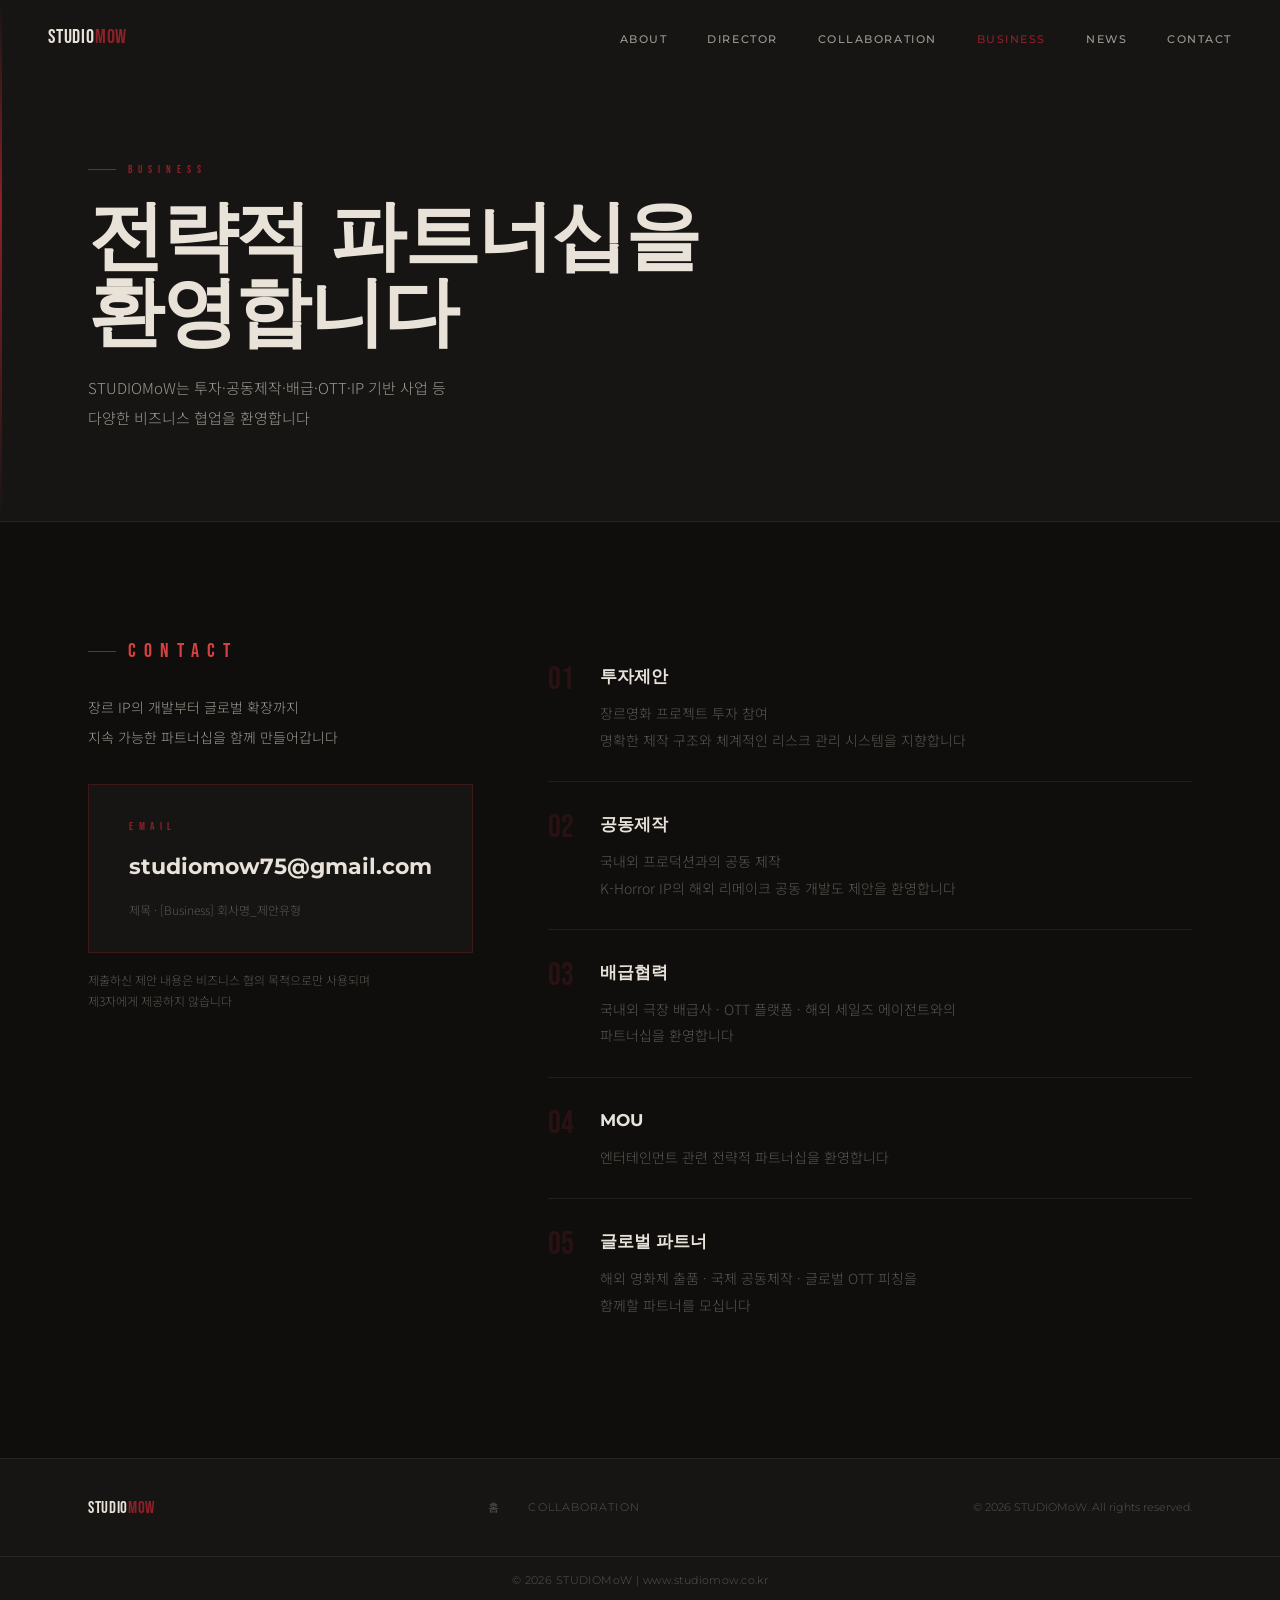
<file: business.html>
<!DOCTYPE html>
<html lang="ko">
<head>
  <meta charset="UTF-8">
  <meta name="viewport" content="width=device-width,initial-scale=1.0">
  <title>Business | STUDIOMoW</title>
  <link rel="preconnect" href="https://fonts.googleapis.com">
  <link href="https://fonts.googleapis.com/css2?family=Bebas+Neue&family=Noto+Serif+KR:wght@300;400;700&family=Noto+Sans+KR:wght@300;400;500;700&family=Montserrat:wght@300;400;600;700;900&display=swap" rel="stylesheet">
  <link rel="stylesheet" href="css/main.css">
  <style>
    .biz-list-item{display:flex;align-items:flex-start;padding:28px 0;border-bottom:1px solid var(--border);transition:padding-left 0.25s}
    .biz-list-item:hover{padding-left:8px}
    .biz-list-num{font-family:var(--font-display);font-size:32px;color:rgba(142,32,40,0.22);transition:color 0.25s;line-height:1;flex-shrink:0;min-width:52px;padding-top:2px}
    .biz-list-item:hover .biz-list-num{color:var(--red)}
    .biz-list-title{font-family:var(--font-heading);font-size:17px;font-weight:700;color:var(--text);margin-bottom:8px}
    .biz-list-desc{font-size:14px;color:var(--text-mute);line-height:1.9}
    .email-cta{display:inline-flex;flex-direction:column;align-items:flex-start;gap:12px;padding:32px 40px;border:1px solid var(--border-red);text-decoration:none;transition:background 0.3s;background:var(--surface1)}
    .email-cta:hover{background:rgba(142,32,40,0.08)}
    .email-cta-label{font-family:var(--font-display);font-size:11px;letter-spacing:0.5em;color:var(--red)}
    .email-cta-addr{font-family:var(--font-heading);font-size:clamp(16px,2vw,22px);font-weight:700;color:var(--text)}
    .email-cta-hint{font-size:12px;color:var(--text-mute)}
    @media(max-width:1024px){.biz-2col{grid-template-columns:1fr!important}}
  </style>
</head>
<body>
<nav class="nav scrolled" id="nav">
  <div class="nav-inner">
    <a href="index.html" class="nav-logo"><span class="logo-studio">STUDIO</span><span class="logo-mow">MoW</span></a>
    <button class="nav-toggle" id="navToggle"><span></span><span></span><span></span></button>
    <ul class="nav-menu" id="navMenu">
      <li><a href="index.html#about">About</a></li>
      <li><a href="index.html#director">Director</a></li>
      <li><a href="index.html#collaboration">Collaboration</a></li>
      <li><a href="index.html#business" style="color:var(--red)">Business</a></li>
      <li><a href="index.html#news">News</a></li>
      <li><a href="index.html#contact">Contact</a></li>
    </ul>
  </div>
</nav>

<section class="page-hero">
  <div class="container">
    <div class="page-hero-tag">BUSINESS</div>
    <h1 class="page-hero-title">전략적 파트너십을<br>환영합니다</h1>
    <p class="page-hero-desc">
      <span class="pc-only">STUDIOMoW는 투자·공동제작·배급·OTT·IP 기반 사업 등<br>다양한 비즈니스 협업을 환영합니다</span><span class="mob-only">STUDIOMoW는<br>투자·공동제작·배급·OTT 등<br>다양한 비즈니스 협업을 환영합니다</span>
    </p>
  </div>
</section>

<section style="padding:var(--section-pad) 0;background:var(--bg);">
  <div class="container">
    <div style="display:grid;grid-template-columns:380px 1fr;gap:80px;align-items:start;" class="biz-2col">
      <div>
        <div class="section-tag" style="margin-bottom:24px;">CONTACT</div>
        <p style="font-size:14px;color:var(--text-sub);line-height:2.1;margin-bottom:32px;">
          <span class="pc-only">장르 IP의 개발부터 글로벌 확장까지<br>지속 가능한 파트너십을 함께 만들어갑니다</span><span class="mob-only">장르 IP의 개발부터 글로벌 확장까지<br>지속 가능한 파트너십을 함께 만들어갑니다</span></p>
        <a href="mailto:studiomow75@gmail.com?subject=[Business] 회사명_제안유형" class="email-cta">
          <span class="email-cta-label">EMAIL</span>
          <span class="email-cta-addr">studiomow75@gmail.com</span>
          <span class="email-cta-hint">제목 · [Business] 회사명_제안유형</span>
        </a>
        <p style="margin-top:16px;font-size:12px;color:var(--text-mute);line-height:1.8;">
          제출하신 제안 내용은 비즈니스 협의 목적으로만 사용되며<br>
          제3자에게 제공하지 않습니다
        </p>
      </div>

      <div>
        <div class="biz-list">
          <div class="biz-list-item">
            <div class="biz-list-num">01</div>
            <div>
              <div class="biz-list-title">투자제안</div>
              <div class="biz-list-desc">장르영화 프로젝트 투자 참여<br>명확한 제작 구조와 체계적인 리스크 관리 시스템을 지향합니다</div>
            </div>
          </div>
          <div class="biz-list-item">
            <div class="biz-list-num">02</div>
            <div>
              <div class="biz-list-title">공동제작</div>
              <div class="biz-list-desc">국내외 프로덕션과의 공동 제작<br>K-Horror IP의 해외 리메이크 공동 개발도 제안을 환영합니다</div>
            </div>
          </div>
          <div class="biz-list-item">
            <div class="biz-list-num">03</div>
            <div>
              <div class="biz-list-title">배급협력</div>
              <div class="biz-list-desc">국내외 극장 배급사 · OTT 플랫폼 · 해외 세일즈 에이전트와의<br>파트너십을 환영합니다</div>
            </div>
          </div>
          <div class="biz-list-item">
            <div class="biz-list-num">04</div>
            <div>
              <div class="biz-list-title">MOU</div>
              <div class="biz-list-desc"><span class="pc-only">엔터테인먼트 관련 전략적 파트너십을 환영합니다</span><span class="mob-only">엔터테인먼트 관련<br>전략적 파트너십을 환영합니다</span></div>
            </div>
          </div>
          <div class="biz-list-item" style="border-bottom:none;">
            <div class="biz-list-num">05</div>
            <div>
              <div class="biz-list-title">글로벌 파트너</div>
              <div class="biz-list-desc">해외 영화제 출품 · 국제 공동제작 · 글로벌 OTT 피칭을<br>함께할 파트너를 모십니다</div>
            </div>
          </div>
        </div>
      </div>
    </div>
  </div>
</section>

<footer class="footer">
  <div class="container">
    <div class="footer-inner">
      <div class="footer-logo"><span class="logo-studio">STUDIO</span><span class="logo-mow">MoW</span></div>
      <div class="footer-links"><a href="index.html">홈</a><a href="index.html#collaboration">Collaboration</a></div>
      <div class="footer-copy">© 2026 STUDIOMoW. All rights reserved.</div>
    </div>
  </div>
  <div class="footer-legal">© 2026 STUDIOMoW | www.studiomow.co.kr</div>
</footer>
<script src="js/main.js"></script>
</body>
</html>
</file>
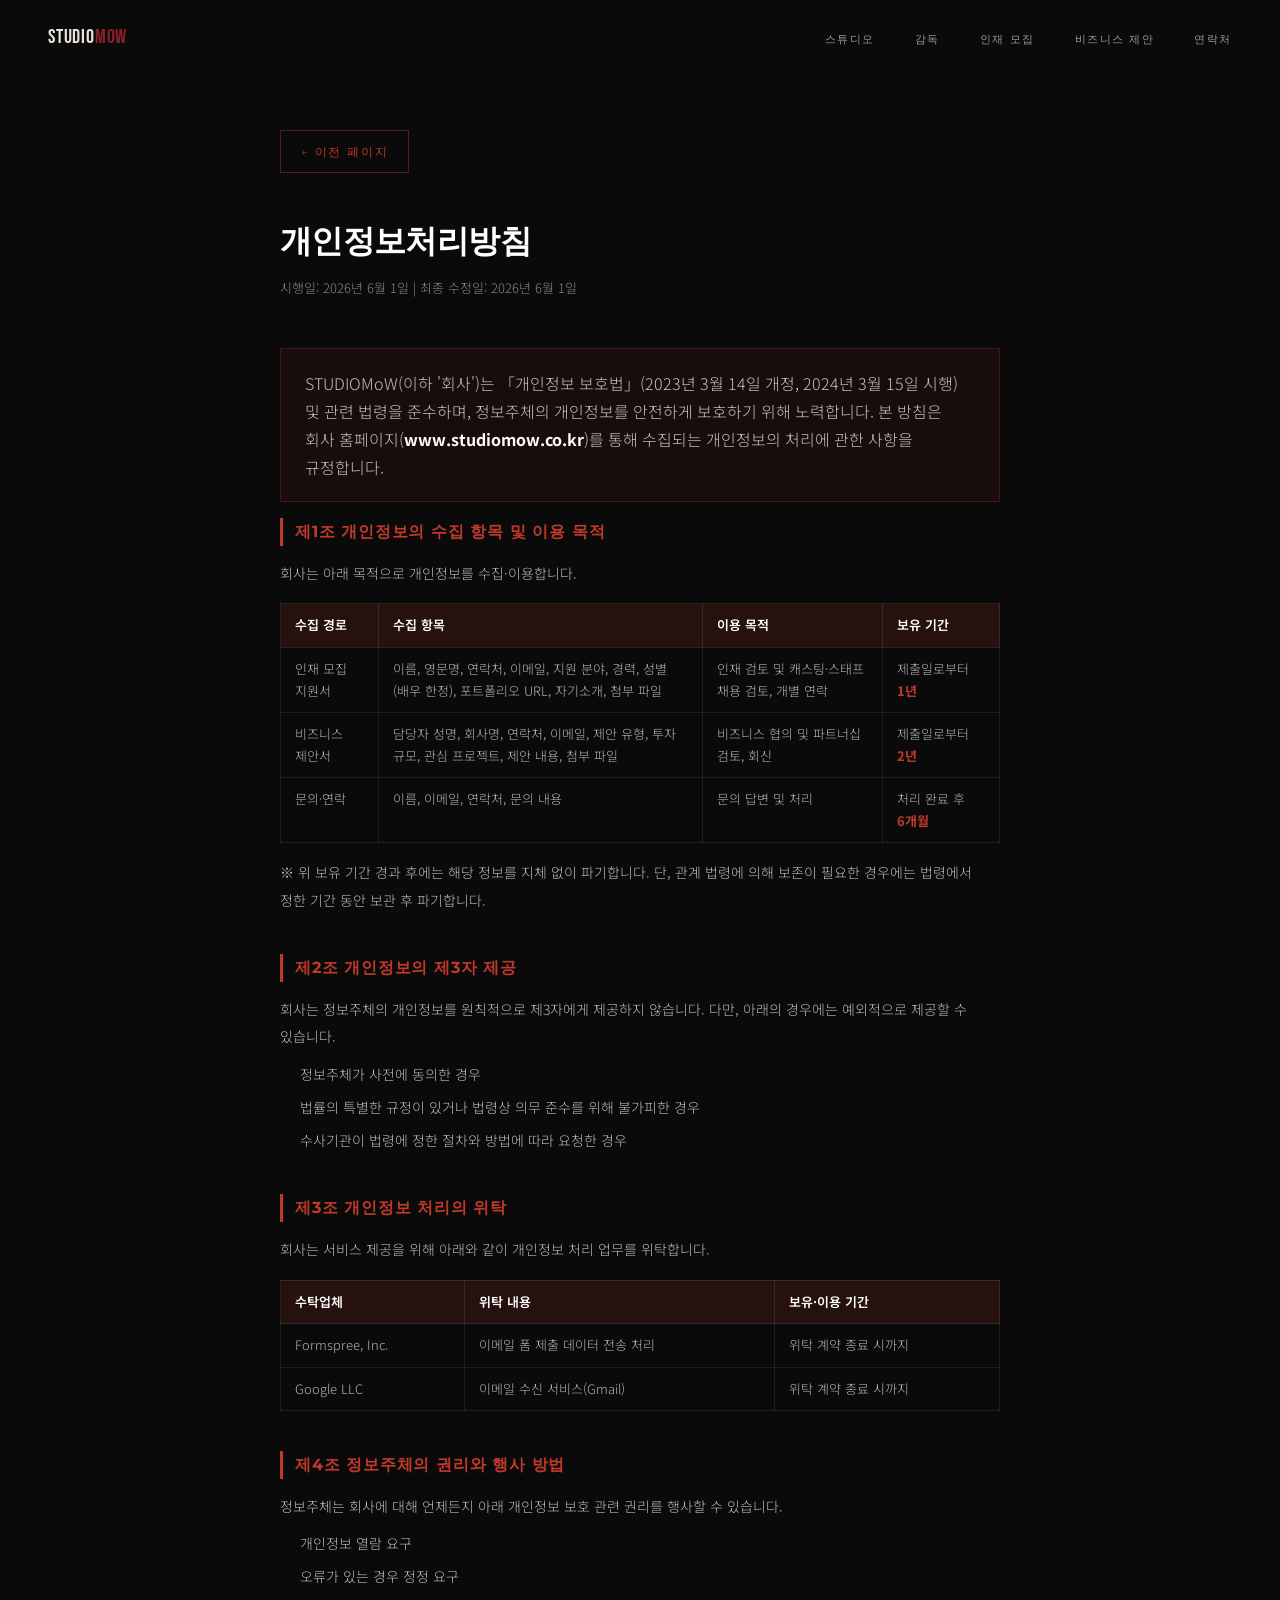
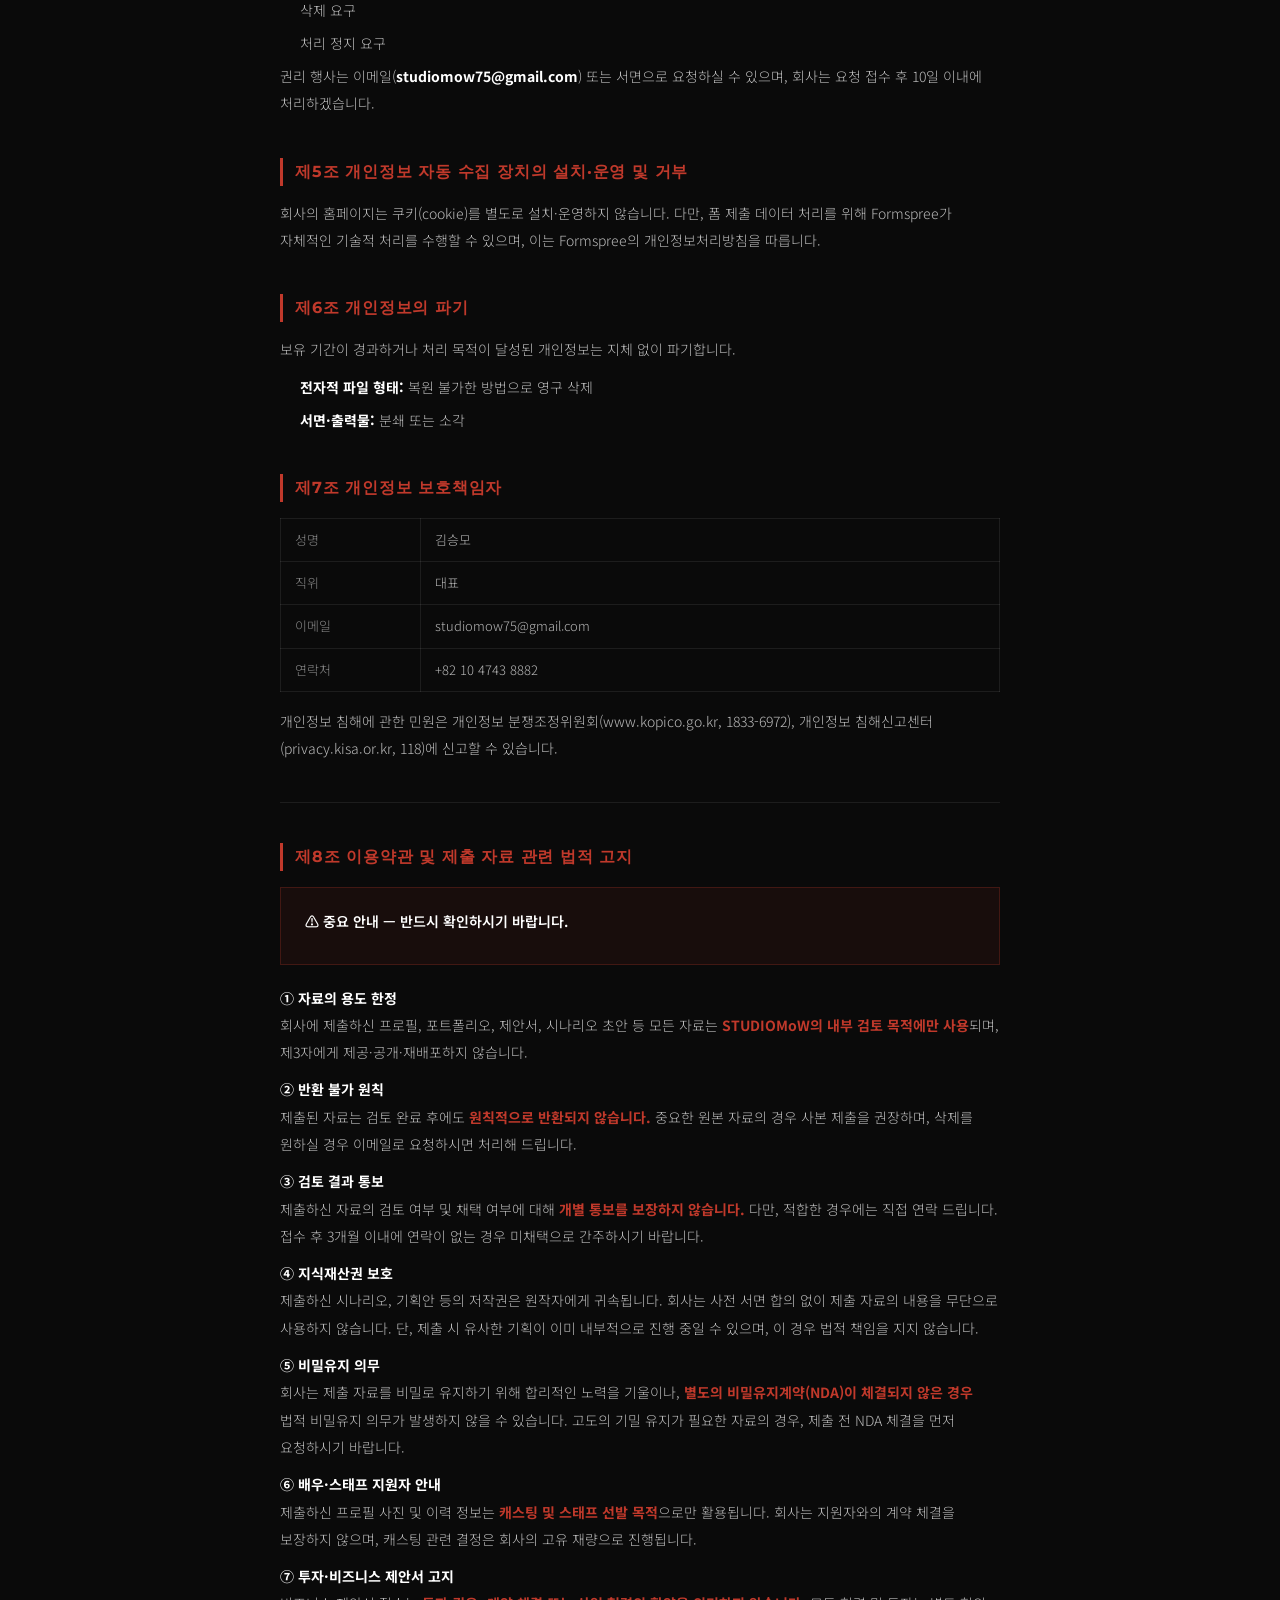
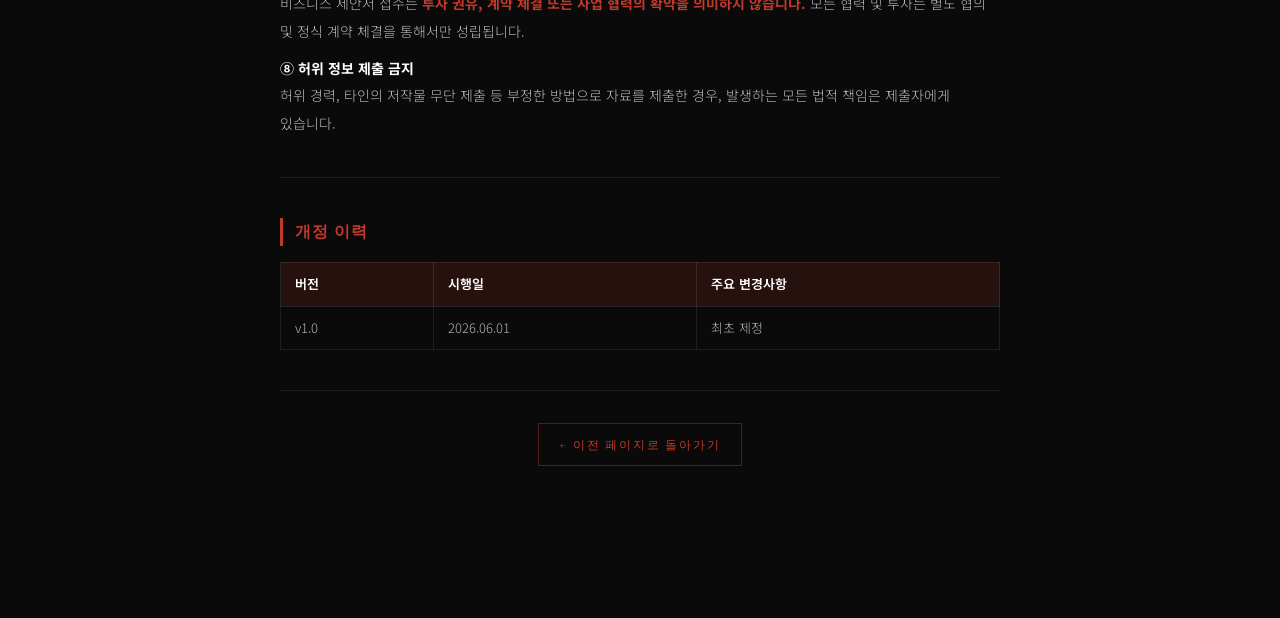
<file: privacy.html>
<!DOCTYPE html>
<html lang="ko">
<head>
  <meta charset="UTF-8">
  <meta name="viewport" content="width=device-width, initial-scale=1.0">
  <title>개인정보처리방침 | STUDIOMoW</title>
  <link rel="preconnect" href="https://fonts.googleapis.com">
  <link href="https://fonts.googleapis.com/css2?family=Bebas+Neue&family=Noto+Sans+KR:wght@300;400;500;700&family=Montserrat:wght@400;600;700&display=swap" rel="stylesheet">
  <link rel="stylesheet" href="css/main.css">
  <style>
    .legal-body { background: #0a0a0a; color: #e0e0e0; font-family: 'Noto Sans KR', sans-serif; }
    .legal-wrap { max-width: 800px; margin: 0 auto; padding: calc(70px + 60px) 40px 80px; }
    .legal-title { font-family: 'Montserrat', sans-serif; font-size: 32px; font-weight: 900; color: #fff; margin-bottom: 8px; }
    .legal-date { font-size: 13px; color: #888; margin-bottom: 48px; }
    .legal-section { margin-bottom: 40px; }
    .legal-section h2 { font-family: 'Montserrat', sans-serif; font-size: 16px; font-weight: 700; color: #c0392b; margin-bottom: 14px; letter-spacing: 0.05em; border-left: 3px solid #c0392b; padding-left: 12px; }
    .legal-section p, .legal-section li { font-size: 14px; line-height: 1.95; color: rgba(255,255,255,0.72); margin-bottom: 10px; }
    .legal-section ul, .legal-section ol { padding-left: 20px; }
    .legal-section li { margin-bottom: 6px; }
    .legal-box { background: rgba(192,57,43,0.08); border: 1px solid rgba(192,57,43,0.25); padding: 20px 24px; margin: 16px 0; }
    .legal-box p { margin: 0; color: rgba(255,255,255,0.75); }
    .legal-table { width: 100%; border-collapse: collapse; font-size: 13px; margin: 16px 0; }
    .legal-table th { background: rgba(192,57,43,0.15); padding: 10px 14px; text-align: left; color: #fff; font-weight: 600; border: 1px solid rgba(255,255,255,0.1); }
    .legal-table td { padding: 10px 14px; border: 1px solid rgba(255,255,255,0.08); color: rgba(255,255,255,0.7); vertical-align: top; line-height: 1.7; }
    .legal-divider { height: 1px; background: rgba(255,255,255,0.08); margin: 40px 0; }
    .back-btn { display: inline-block; font-family: 'Montserrat', sans-serif; font-size: 12px; letter-spacing: 0.15em; color: #c0392b; border: 1px solid rgba(192,57,43,0.4); padding: 10px 20px; margin-bottom: 40px; transition: all 0.2s; }
    .back-btn:hover { background: rgba(192,57,43,0.1); }
  </style>
</head>
<body class="legal-body">

<nav class="nav scrolled" id="nav">
  <div class="nav-inner">
    <a href="index.html" class="nav-logo"><span class="logo-studio">STUDIO</span><span class="logo-mow">MoW</span></a>
    <button class="nav-toggle" id="navToggle"><span></span><span></span><span></span></button>
    <ul class="nav-menu" id="navMenu">
      <li><a href="index.html#about">스튜디오</a></li>
      <li><a href="index.html#director">감독</a></li>
      <li><a href="talent.html">인재 모집</a></li>
      <li><a href="business.html">비즈니스 제안</a></li>
      <li><a href="index.html#contact">연락처</a></li>
    </ul>
  </div>
</nav>

<div class="legal-wrap">
  <a href="javascript:history.back()" class="back-btn">← 이전 페이지</a>

  <h1 class="legal-title">개인정보처리방침</h1>
  <div class="legal-date">시행일: 2026년 6월 1일 | 최종 수정일: 2026년 6월 1일</div>

  <div class="legal-box">
    <p>STUDIOMoW(이하 '회사')는 「개인정보 보호법」(2023년 3월 14일 개정, 2024년 3월 15일 시행) 및 관련 법령을 준수하며, 정보주체의 개인정보를 안전하게 보호하기 위해 노력합니다. 본 방침은 회사 홈페이지(<strong style="color:#fff">www.studiomow.co.kr</strong>)를 통해 수집되는 개인정보의 처리에 관한 사항을 규정합니다.</p>
  </div>

  <div class="legal-section">
    <h2>제1조 개인정보의 수집 항목 및 이용 목적</h2>
    <p>회사는 아래 목적으로 개인정보를 수집·이용합니다.</p>
    <table class="legal-table">
      <thead>
        <tr><th>수집 경로</th><th>수집 항목</th><th>이용 목적</th><th>보유 기간</th></tr>
      </thead>
      <tbody>
        <tr>
          <td>인재 모집 지원서</td>
          <td>이름, 영문명, 연락처, 이메일, 지원 분야, 경력, 성별(배우 한정), 포트폴리오 URL, 자기소개, 첨부 파일</td>
          <td>인재 검토 및 캐스팅·스태프 채용 검토, 개별 연락</td>
          <td>제출일로부터 <strong style="color:#c0392b">1년</strong></td>
        </tr>
        <tr>
          <td>비즈니스 제안서</td>
          <td>담당자 성명, 회사명, 연락처, 이메일, 제안 유형, 투자 규모, 관심 프로젝트, 제안 내용, 첨부 파일</td>
          <td>비즈니스 협의 및 파트너십 검토, 회신</td>
          <td>제출일로부터 <strong style="color:#c0392b">2년</strong></td>
        </tr>
        <tr>
          <td>문의·연락</td>
          <td>이름, 이메일, 연락처, 문의 내용</td>
          <td>문의 답변 및 처리</td>
          <td>처리 완료 후 <strong style="color:#c0392b">6개월</strong></td>
        </tr>
      </tbody>
    </table>
    <p>※ 위 보유 기간 경과 후에는 해당 정보를 지체 없이 파기합니다. 단, 관계 법령에 의해 보존이 필요한 경우에는 법령에서 정한 기간 동안 보관 후 파기합니다.</p>
  </div>

  <div class="legal-section">
    <h2>제2조 개인정보의 제3자 제공</h2>
    <p>회사는 정보주체의 개인정보를 원칙적으로 제3자에게 제공하지 않습니다. 다만, 아래의 경우에는 예외적으로 제공할 수 있습니다.</p>
    <ul>
      <li>정보주체가 사전에 동의한 경우</li>
      <li>법률의 특별한 규정이 있거나 법령상 의무 준수를 위해 불가피한 경우</li>
      <li>수사기관이 법령에 정한 절차와 방법에 따라 요청한 경우</li>
    </ul>
  </div>

  <div class="legal-section">
    <h2>제3조 개인정보 처리의 위탁</h2>
    <p>회사는 서비스 제공을 위해 아래와 같이 개인정보 처리 업무를 위탁합니다.</p>
    <table class="legal-table">
      <thead><tr><th>수탁업체</th><th>위탁 내용</th><th>보유·이용 기간</th></tr></thead>
      <tbody>
        <tr><td>Formspree, Inc.</td><td>이메일 폼 제출 데이터 전송 처리</td><td>위탁 계약 종료 시까지</td></tr>
        <tr><td>Google LLC</td><td>이메일 수신 서비스(Gmail)</td><td>위탁 계약 종료 시까지</td></tr>
      </tbody>
    </table>
  </div>

  <div class="legal-section">
    <h2>제4조 정보주체의 권리와 행사 방법</h2>
    <p>정보주체는 회사에 대해 언제든지 아래 개인정보 보호 관련 권리를 행사할 수 있습니다.</p>
    <ul>
      <li>개인정보 열람 요구</li>
      <li>오류가 있는 경우 정정 요구</li>
      <li>삭제 요구</li>
      <li>처리 정지 요구</li>
    </ul>
    <p>권리 행사는 이메일(<strong style="color:#fff">studiomow75@gmail.com</strong>) 또는 서면으로 요청하실 수 있으며, 회사는 요청 접수 후 10일 이내에 처리하겠습니다.</p>
  </div>

  <div class="legal-section">
    <h2>제5조 개인정보 자동 수집 장치의 설치·운영 및 거부</h2>
    <p>회사의 홈페이지는 쿠키(cookie)를 별도로 설치·운영하지 않습니다. 다만, 폼 제출 데이터 처리를 위해 Formspree가 자체적인 기술적 처리를 수행할 수 있으며, 이는 Formspree의 개인정보처리방침을 따릅니다.</p>
  </div>

  <div class="legal-section">
    <h2>제6조 개인정보의 파기</h2>
    <p>보유 기간이 경과하거나 처리 목적이 달성된 개인정보는 지체 없이 파기합니다.</p>
    <ul>
      <li><strong style="color:#fff">전자적 파일 형태:</strong> 복원 불가한 방법으로 영구 삭제</li>
      <li><strong style="color:#fff">서면·출력물:</strong> 분쇄 또는 소각</li>
    </ul>
  </div>

  <div class="legal-section">
    <h2>제7조 개인정보 보호책임자</h2>
    <table class="legal-table">
      <tbody>
        <tr><td style="width:140px; color:#888;">성명</td><td>김승모</td></tr>
        <tr><td style="color:#888;">직위</td><td>대표</td></tr>
        <tr><td style="color:#888;">이메일</td><td>studiomow75@gmail.com</td></tr>
        <tr><td style="color:#888;">연락처</td><td>+82 10 4743 8882</td></tr>
      </tbody>
    </table>
    <p>개인정보 침해에 관한 민원은 개인정보 분쟁조정위원회(www.kopico.go.kr, 1833-6972), 개인정보 침해신고센터(privacy.kisa.or.kr, 118)에 신고할 수 있습니다.</p>
  </div>

  <div class="legal-divider"></div>

  <div class="legal-section">
    <h2>제8조 이용약관 및 제출 자료 관련 법적 고지</h2>
    <div class="legal-box" style="margin-bottom: 20px;">
      <p style="color:#fff; font-weight:600; margin-bottom:8px;">⚠️ 중요 안내 — 반드시 확인하시기 바랍니다.</p>
    </div>

    <p><strong style="color:#fff">① 자료의 용도 한정</strong><br>
    회사에 제출하신 프로필, 포트폴리오, 제안서, 시나리오 초안 등 모든 자료는 <strong style="color:#c0392b">STUDIOMoW의 내부 검토 목적에만 사용</strong>되며, 제3자에게 제공·공개·재배포하지 않습니다.</p>

    <p><strong style="color:#fff">② 반환 불가 원칙</strong><br>
    제출된 자료는 검토 완료 후에도 <strong style="color:#c0392b">원칙적으로 반환되지 않습니다.</strong> 중요한 원본 자료의 경우 사본 제출을 권장하며, 삭제를 원하실 경우 이메일로 요청하시면 처리해 드립니다.</p>

    <p><strong style="color:#fff">③ 검토 결과 통보</strong><br>
    제출하신 자료의 검토 여부 및 채택 여부에 대해 <strong style="color:#c0392b">개별 통보를 보장하지 않습니다.</strong> 다만, 적합한 경우에는 직접 연락 드립니다. 접수 후 3개월 이내에 연락이 없는 경우 미채택으로 간주하시기 바랍니다.</p>

    <p><strong style="color:#fff">④ 지식재산권 보호</strong><br>
    제출하신 시나리오, 기획안 등의 저작권은 원작자에게 귀속됩니다. 회사는 사전 서면 합의 없이 제출 자료의 내용을 무단으로 사용하지 않습니다. 단, 제출 시 유사한 기획이 이미 내부적으로 진행 중일 수 있으며, 이 경우 법적 책임을 지지 않습니다.</p>

    <p><strong style="color:#fff">⑤ 비밀유지 의무</strong><br>
    회사는 제출 자료를 비밀로 유지하기 위해 합리적인 노력을 기울이나, <strong style="color:#c0392b">별도의 비밀유지계약(NDA)이 체결되지 않은 경우</strong> 법적 비밀유지 의무가 발생하지 않을 수 있습니다. 고도의 기밀 유지가 필요한 자료의 경우, 제출 전 NDA 체결을 먼저 요청하시기 바랍니다.</p>

    <p><strong style="color:#fff">⑥ 배우·스태프 지원자 안내</strong><br>
    제출하신 프로필 사진 및 이력 정보는 <strong style="color:#c0392b">캐스팅 및 스태프 선발 목적</strong>으로만 활용됩니다. 회사는 지원자와의 계약 체결을 보장하지 않으며, 캐스팅 관련 결정은 회사의 고유 재량으로 진행됩니다.</p>

    <p><strong style="color:#fff">⑦ 투자·비즈니스 제안서 고지</strong><br>
    비즈니스 제안서 접수는 <strong style="color:#c0392b">투자 권유, 계약 체결 또는 사업 협력의 확약을 의미하지 않습니다.</strong> 모든 협력 및 투자는 별도 협의 및 정식 계약 체결을 통해서만 성립됩니다.</p>

    <p><strong style="color:#fff">⑧ 허위 정보 제출 금지</strong><br>
    허위 경력, 타인의 저작물 무단 제출 등 부정한 방법으로 자료를 제출한 경우, 발생하는 모든 법적 책임은 제출자에게 있습니다.</p>
  </div>

  <div class="legal-divider"></div>

  <div class="legal-section">
    <h2>개정 이력</h2>
    <table class="legal-table">
      <thead><tr><th>버전</th><th>시행일</th><th>주요 변경사항</th></tr></thead>
      <tbody>
        <tr><td>v1.0</td><td>2026.06.01</td><td>최초 제정</td></tr>
      </tbody>
    </table>
  </div>

  <div style="text-align:center; padding: 32px 0; border-top: 1px solid rgba(255,255,255,0.08); margin-top:40px;">
    <a href="javascript:history.back()" class="back-btn">← 이전 페이지로 돌아가기</a>
  </div>
</div>

<script src="js/main.js"></script>
</body>
</html>
</file>
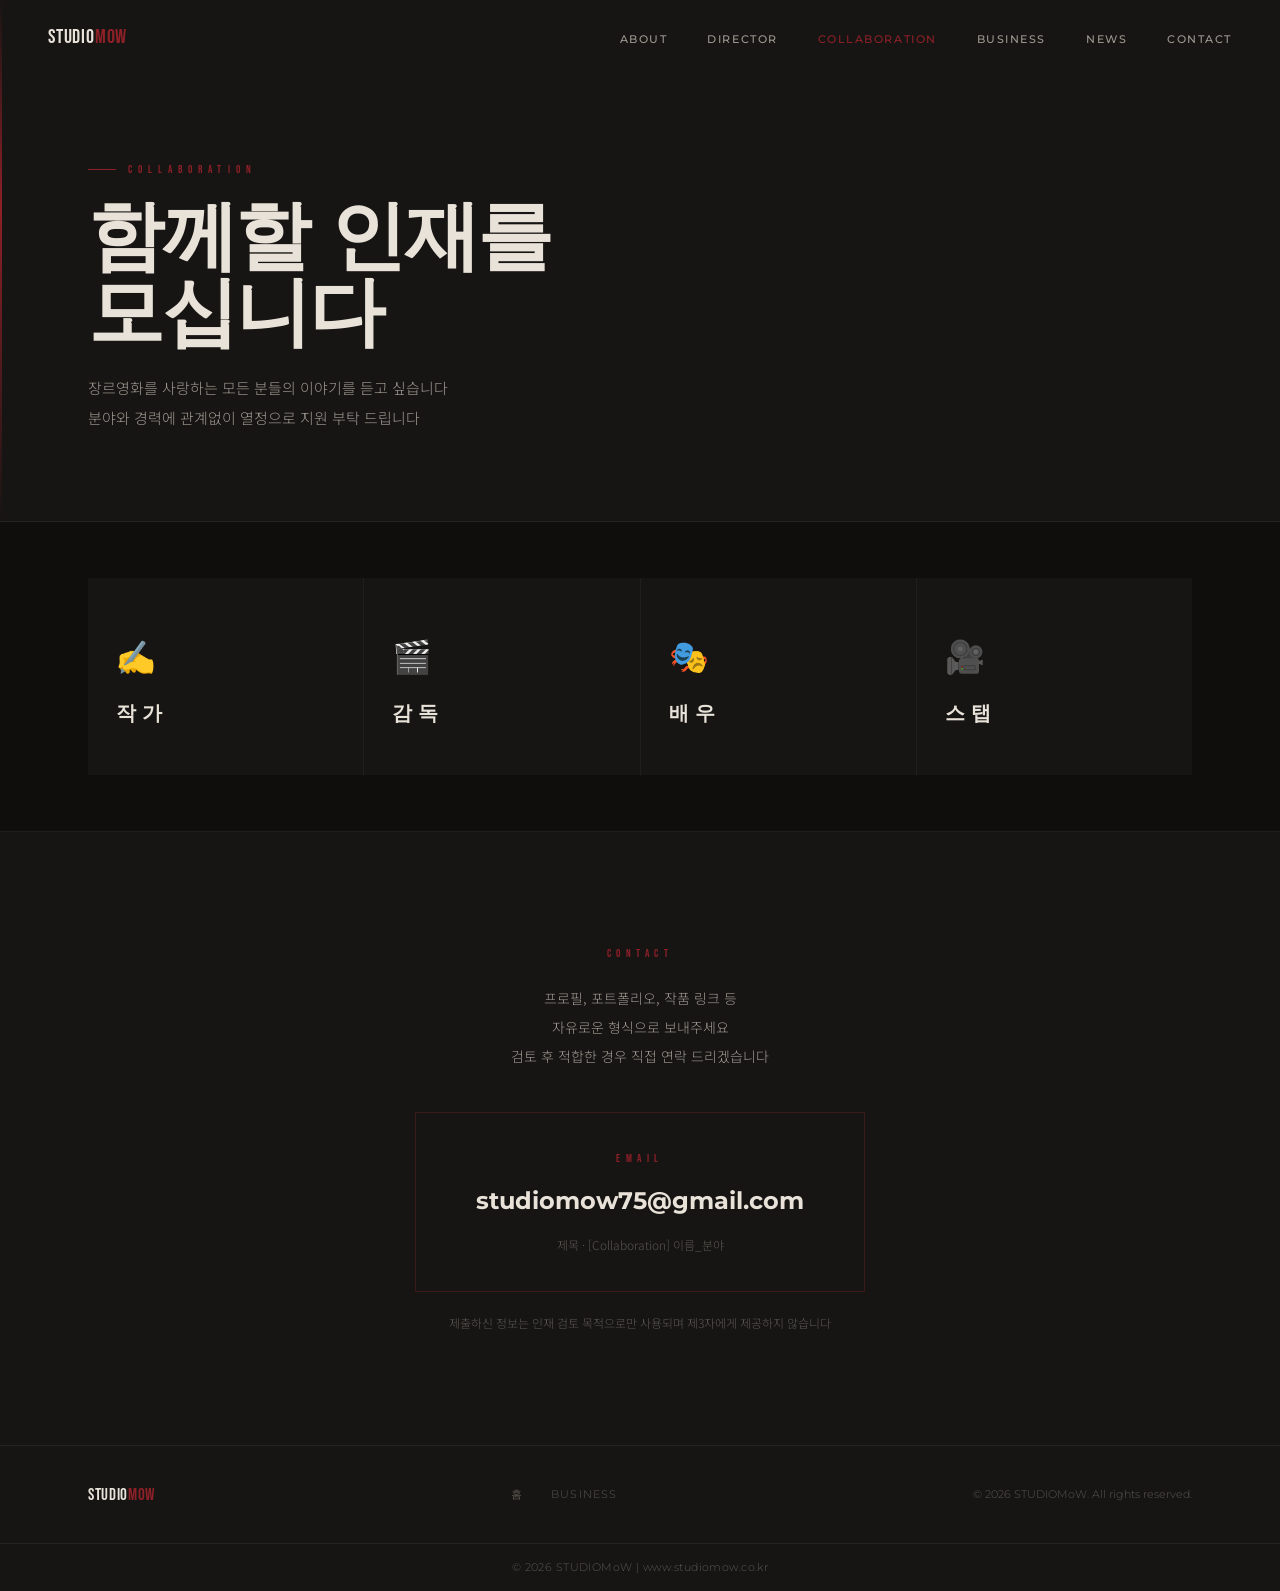
<file: talent.html>
<!DOCTYPE html>
<html lang="ko">
<head>
  <meta charset="UTF-8">
  <meta name="viewport" content="width=device-width,initial-scale=1.0">
  <title>Collaboration | STUDIOMoW</title>
  <link rel="preconnect" href="https://fonts.googleapis.com">
  <link href="https://fonts.googleapis.com/css2?family=Bebas+Neue&family=Noto+Serif+KR:wght@300;400;700&family=Noto+Sans+KR:wght@300;400;500;700&family=Montserrat:wght@300;400;600;700;900&display=swap" rel="stylesheet">
  <link rel="stylesheet" href="css/main.css">
  <style>
    .collab-grid-4{display:grid;grid-template-columns:repeat(4,1fr);gap:1px;background:var(--border)}
    .collab-card-4{background:var(--surface1);padding:48px 28px 44px;display:flex;flex-direction:column;gap:14px;transition:background 0.3s}
    .collab-card-4:hover{background:var(--surface2)}
    .collab-icon-4{font-size:32px}
    .collab-title-4{font-family:var(--font-heading);font-size:20px;font-weight:700;color:var(--text)}
    .email-cta{display:inline-flex;flex-direction:column;align-items:center;gap:12px;padding:36px 60px;border:1px solid var(--border-red);text-decoration:none;transition:background 0.3s;background:var(--surface1)}
    .email-cta:hover{background:rgba(142,32,40,0.08)}
    .email-cta-label{font-family:var(--font-display);font-size:11px;letter-spacing:0.5em;color:var(--red)}
    .email-cta-addr{font-family:var(--font-heading);font-size:clamp(16px,2.2vw,24px);font-weight:700;color:var(--text)}
    .email-cta-hint{font-size:12px;color:var(--text-mute)}
    @media(max-width:1024px){.collab-grid-4{grid-template-columns:repeat(2,1fr)}}
    @media(max-width:480px){.collab-grid-4{grid-template-columns:1fr}}
  </style>
</head>
<body>
<nav class="nav scrolled" id="nav">
  <div class="nav-inner">
    <a href="index.html" class="nav-logo"><span class="logo-studio">STUDIO</span><span class="logo-mow">MoW</span></a>
    <button class="nav-toggle" id="navToggle"><span></span><span></span><span></span></button>
    <ul class="nav-menu" id="navMenu">
      <li><a href="index.html#about">About</a></li>
      <li><a href="index.html#director">Director</a></li>
      <li><a href="index.html#collaboration" style="color:var(--red)">Collaboration</a></li>
      <li><a href="index.html#business">Business</a></li>
      <li><a href="index.html#news">News</a></li>
      <li><a href="index.html#contact">Contact</a></li>
    </ul>
  </div>
</nav>

<section class="page-hero">
  <div class="container">
    <div class="page-hero-tag">COLLABORATION</div>
    <h1 class="page-hero-title">함께할 인재를<br>모십니다</h1>
    <p class="page-hero-desc">
      <span class="pc-only">장르영화를 사랑하는 모든 분들의 이야기를 듣고 싶습니다<br>분야와 경력에 관계없이 열정으로 지원 부탁 드립니다</span><span class="mob-only">장르영화를 사랑하는<br>분들의 이야기를 듣고 싶습니다<br>분야와 경력에 관계없이 열정으로<br>지원 부탁드립니다</span>
    </p>
  </div>
</section>

<section style="padding:56px 0;background:var(--bg);border-bottom:1px solid var(--border);">
  <div class="container">
    <div class="collab-grid-4">
      <div class="collab-card-4"><div class="collab-icon-4">✍️</div><div class="collab-title-4">작 가</div></div>
      <div class="collab-card-4"><div class="collab-icon-4">🎬</div><div class="collab-title-4">감 독</div></div>
      <div class="collab-card-4"><div class="collab-icon-4">🎭</div><div class="collab-title-4">배 우</div></div>
      <div class="collab-card-4"><div class="collab-icon-4">🎥</div><div class="collab-title-4">스 탭</div></div>
    </div>
  </div>
</section>

<section style="padding:var(--section-pad) 0;background:var(--surface1);">
  <div class="container">
    <div style="text-align:center;max-width:640px;margin:0 auto;">
      <div style="font-family:var(--font-display);font-size:11px;letter-spacing:0.5em;color:var(--red);margin-bottom:20px;">CONTACT</div>
      <p style="font-size:14px;color:var(--text-sub);line-height:2.1;margin-bottom:40px;">
        <span class="pc-only">프로필, 포트폴리오, 작품 링크 등<br>자유로운 형식으로 보내주세요<br>검토 후 적합한 경우 직접 연락 드리겠습니다</span><span class="mob-only">프로필, 포트폴리오, 작품 링크 등<br>자유로운 형식으로 보내주세요</span>
      </p>
      <a href="mailto:studiomow75@gmail.com?subject=[Collaboration] 이름_분야" class="email-cta">
        <span class="email-cta-label">EMAIL</span>
        <span class="email-cta-addr">studiomow75@gmail.com</span>
        <span class="email-cta-hint">제목 · [Collaboration] 이름_분야</span>
      </a>
      <p style="margin-top:20px;font-size:12px;color:var(--text-mute);">
        제출하신 정보는 인재 검토 목적으로만 사용되며 제3자에게 제공하지 않습니다
      </p>
    </div>
  </div>
</section>

<footer class="footer">
  <div class="container">
    <div class="footer-inner">
      <div class="footer-logo"><span class="logo-studio">STUDIO</span><span class="logo-mow">MoW</span></div>
      <div class="footer-links"><a href="index.html">홈</a><a href="index.html#business">Business</a></div>
      <div class="footer-copy">© 2026 STUDIOMoW. All rights reserved.</div>
    </div>
  </div>
  <div class="footer-legal">© 2026 STUDIOMoW | www.studiomow.co.kr</div>
</footer>
<script src="js/main.js"></script>
</body>
</html>
</file>
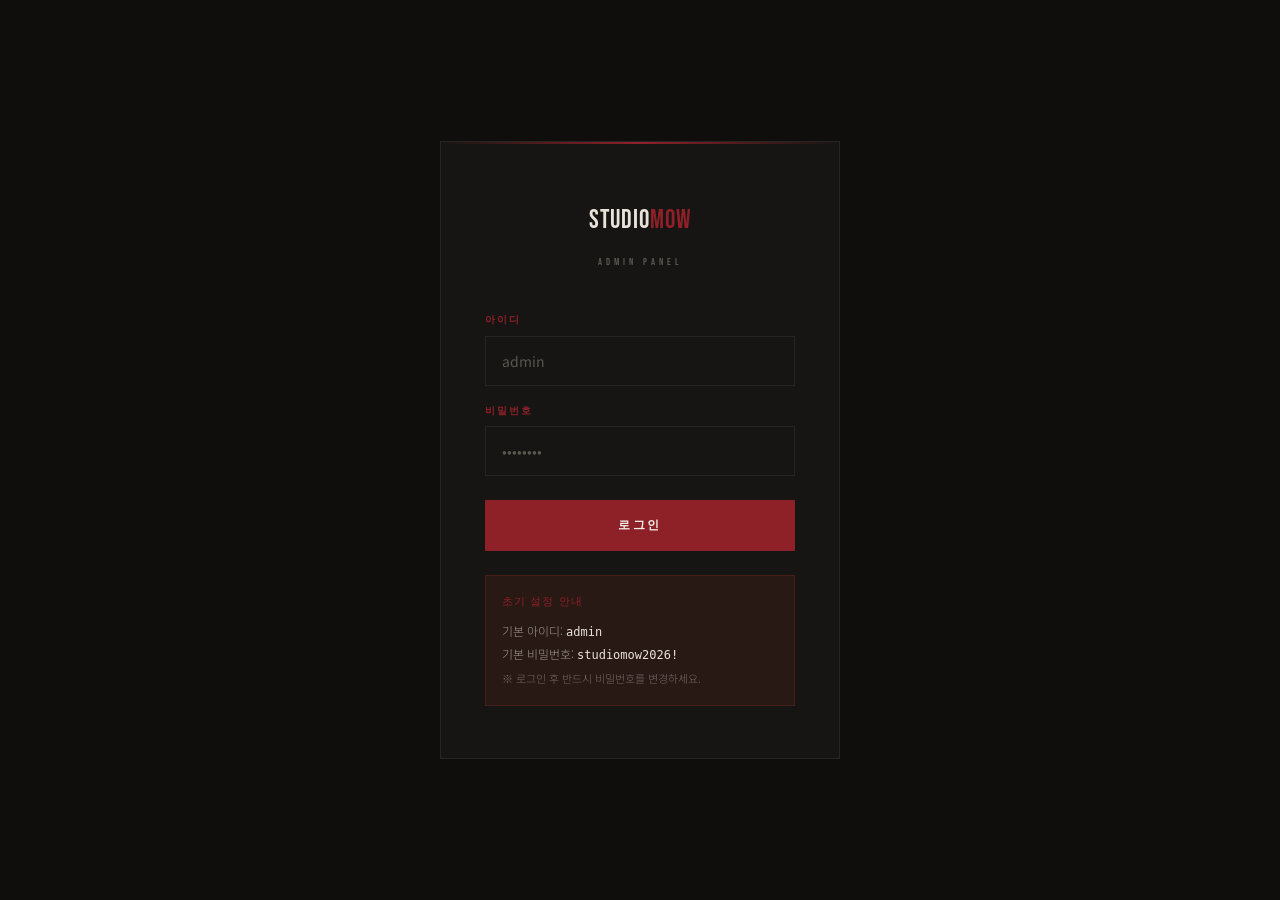
<file: admin/login.html>
<!DOCTYPE html>
<html lang="ko">
<head>
  <meta charset="UTF-8">
  <meta name="viewport" content="width=device-width, initial-scale=1.0">
  <title>관리자 로그인 | STUDIOMoW</title>
  <link rel="preconnect" href="https://fonts.googleapis.com">
  <link href="https://fonts.googleapis.com/css2?family=Bebas+Neue&family=Noto+Sans+KR:wght@300;400;500;700&family=Montserrat:wght@400;600;700&display=swap" rel="stylesheet">
  <link rel="stylesheet" href="../css/main.css">
  <style>
    body { background: #080808; }
  </style>
</head>
<body class="admin-body">

<div class="login-wrap">
  <div class="login-box">
    <div class="login-logo">
      <span class="logo-studio">STUDIO</span><span class="logo-mow">MoW</span>
    </div>
    <div class="login-sub">ADMIN PANEL</div>

    <div id="loginError" class="alert alert-error" style="margin-bottom:16px; display:none;">
      아이디 또는 비밀번호가 올바르지 않습니다.
    </div>

    <form class="login-form" id="loginForm">
      <div class="form-group">
        <label class="form-label" for="admin_id">아이디</label>
        <input type="text" id="admin_id" name="admin_id" class="form-input" placeholder="admin" autocomplete="username" required>
      </div>
      <div class="form-group">
        <label class="form-label" for="admin_pw">비밀번호</label>
        <input type="password" id="admin_pw" name="admin_pw" class="form-input" placeholder="••••••••" autocomplete="current-password" required>
      </div>
      <button type="submit" class="btn-submit" style="margin-top:8px;">로그인</button>
    </form>

    <div style="margin-top:24px; padding:16px; background:rgba(192,57,43,0.1); border:1px solid rgba(192,57,43,0.2);">
      <div style="font-family: var(--font-heading); font-size:11px; letter-spacing:0.1em; color:var(--red); margin-bottom:8px;">초기 설정 안내</div>
      <div style="font-size:12px; color:var(--gray); line-height:1.8;">
        기본 아이디: <code style="color:var(--white)">admin</code><br>
        기본 비밀번호: <code style="color:var(--white)">studiomow2026!</code><br>
        <span style="color:rgba(255,255,255,0.35); font-size:11px;">※ 로그인 후 반드시 비밀번호를 변경하세요.</span>
      </div>
    </div>
  </div>
</div>

<script>
// Admin credentials stored in localStorage (in production: use server-side auth)
const DEFAULT_ADMIN = { id: 'admin', pw: 'studiomow2026!' };

// Initialize admin credentials if not set
if (!localStorage.getItem('admin_credentials')) {
  localStorage.setItem('admin_credentials', JSON.stringify(DEFAULT_ADMIN));
}

document.getElementById('loginForm').addEventListener('submit', (e) => {
  e.preventDefault();
  const id = document.getElementById('admin_id').value;
  const pw = document.getElementById('admin_pw').value;
  const creds = JSON.parse(localStorage.getItem('admin_credentials') || '{}');
  const errEl = document.getElementById('loginError');

  if (id === creds.id && pw === creds.pw) {
    sessionStorage.setItem('mow_admin', 'true');
    sessionStorage.setItem('mow_admin_time', Date.now());
    window.location.href = 'index.html';
  } else {
    errEl.style.display = 'block';
    document.getElementById('admin_pw').value = '';
  }
});

// Already logged in?
if (sessionStorage.getItem('mow_admin') === 'true') {
  window.location.href = 'index.html';
}
</script>
</body>
</html>
</file>
<file: css/main.css>
/* ========================================
   STUDIOMoW — Premium Cinema Stylesheet v3
   BG: #0f0e0d | Surface: #161513/#1e1c19
   Wine Red: #8e2028 | Text: #e8e2d9
   ======================================== */
*,*::before,*::after{box-sizing:border-box;margin:0;padding:0}
:root{
  --bg:#0f0e0d;--surface1:#161513;--surface2:#1e1c19;--surface3:#252320;
  --cream:#f2ede6;--text:#e8e2d9;--text-sub:#9e9890;--text-mute:#5a5650;
  --red:#8e2028;--red-light:#b02a34;--red-dim:#5c1419;
  --red-glow:rgba(142,32,40,0.12);
  --border:rgba(232,226,217,0.08);--border-warm:rgba(232,226,217,0.05);
  --border-red:rgba(142,32,40,0.32);
  --black:#0f0e0d;--dark:#161513;--dark2:#1e1c19;
  --white:#e8e2d9;--off-white:#f2ede6;--gray:#9e9890;--gray-light:#c8c0b4;
  --red-dark:#5c1419;
  --font-display:'Bebas Neue',sans-serif;
  --font-heading:'Montserrat',sans-serif;
  --font-body-ko:'Noto Sans KR',sans-serif;
  --font-serif-ko:'Noto Serif KR',serif;
  --nav-h:72px;--section-pad:112px;--container-w:1200px;
  --ease-out:cubic-bezier(0.25,0.46,0.45,0.94);
  --ease-in-out:cubic-bezier(0.645,0.045,0.355,1.0)
}
html{scroll-behavior:smooth;font-size:16px}
body{background:var(--bg);color:var(--text);font-family:var(--font-body-ko);font-weight:300;line-height:1.75;overflow-x:hidden;word-break:keep-all;overflow-wrap:break-word}
img{display:block;max-width:100%}
a{color:inherit;text-decoration:none}
ul{list-style:none}
.container{max-width:var(--container-w);margin:0 auto;padding:0 48px}

/* BUTTONS */
.btn{display:inline-block;padding:14px 36px;font-family:var(--font-heading);font-size:11px;font-weight:600;letter-spacing:0.18em;text-transform:uppercase;cursor:pointer;border:none;transition:all 0.35s var(--ease-out)}
.btn-primary{background:var(--red);color:var(--cream)}
.btn-primary:hover{background:var(--red-light);transform:translateY(-2px);box-shadow:0 8px 32px rgba(142,32,40,0.35)}
.btn-outline{background:transparent;color:var(--text);border:1px solid rgba(232,226,217,0.28)}
.btn-outline:hover{border-color:var(--text);background:rgba(232,226,217,0.04)}
.btn-white{background:var(--cream);color:#1a1815}
.btn-white:hover{background:#fff;transform:translateY(-2px)}
.btn-accent{background:var(--red);color:var(--cream)}
.btn-accent:hover{background:var(--red-light);transform:translateY(-2px);box-shadow:0 8px 32px rgba(142,32,40,0.35)}

/* SECTION HEADERS */
.section-header{margin-bottom:64px}
.section-tag{font-family:var(--font-display);font-size:20px;letter-spacing:0.4em;color:#d94040;margin-bottom:18px;display:flex;align-items:center;gap:12px}
.section-tag::before{content:'';display:block;width:28px;height:1px;background:var(--red);flex-shrink:0}
.section-title{font-family:var(--font-heading);font-size:clamp(28px,4vw,46px);font-weight:700;line-height:1.12;color:var(--text);letter-spacing:-0.02em}

/* NAV */
.nav{position:fixed;top:0;left:0;right:0;z-index:1000;height:var(--nav-h);transition:all 0.4s ease}
.nav.scrolled{background:rgba(15,14,13,0.96);backdrop-filter:blur(16px);-webkit-backdrop-filter:blur(16px);border-bottom:1px solid var(--border)}
.nav-inner{display:flex;align-items:center;justify-content:space-between;height:100%;padding:0 48px}
.nav-logo{font-size:20px;letter-spacing:0.01em;z-index:1001;line-height:1}
.logo-studio{font-family:var(--font-display);color:var(--text);letter-spacing:0.04em}
.logo-mow{font-family:var(--font-display);color:var(--red)!important;letter-spacing:0.04em}
.nav-menu{display:flex;align-items:center;gap:40px}
.nav-menu a{font-family:var(--font-heading);font-size:11px;font-weight:500;letter-spacing:0.14em;text-transform:uppercase;color:var(--text-sub);transition:color 0.25s;position:relative}
.nav-menu a::after{content:'';position:absolute;bottom:-4px;left:0;width:0;height:1px;background:var(--red);transition:width 0.3s var(--ease-out)}
.nav-menu a:hover{color:var(--text)}
.nav-menu a:hover::after{width:100%}
.nav-toggle{display:none;flex-direction:column;gap:5px;background:none;border:none;cursor:pointer;padding:8px;z-index:1001}
.nav-toggle span{display:block;width:22px;height:1px;background:var(--text);transition:all 0.3s ease;transform-origin:center}
.nav-toggle.active span:nth-child(1){transform:rotate(45deg) translate(4px,4px)}
.nav-toggle.active span:nth-child(2){opacity:0}
.nav-toggle.active span:nth-child(3){transform:rotate(-45deg) translate(4px,-4px)}

/* HERO */
.hero{position:relative;height:100vh;min-height:640px;display:flex;align-items:center;overflow:hidden}
.hero-bg{position:absolute;inset:0}
.hero-img{width:100%;height:100%;object-fit:cover;object-position:center;transform:scale(1.06);animation:heroZoom 14s ease-in-out infinite alternate}
@keyframes heroZoom{from{transform:scale(1.06)}to{transform:scale(1.12)}}
.hero-overlay{position:absolute;inset:0;background:linear-gradient(125deg,rgba(15,14,13,0.93) 0%,rgba(15,14,13,0.70) 45%,rgba(15,14,13,0.86) 100%)}
.hero-grain{position:absolute;inset:0;opacity:0.05;pointer-events:none;background-image:url("data:image/svg+xml,%3Csvg xmlns='http://www.w3.org/2000/svg' width='300' height='300'%3E%3Cfilter id='n'%3E%3CfeTurbulence type='fractalNoise' baseFrequency='0.75' numOctaves='4' stitchTiles='stitch'/%3E%3C/filter%3E%3Crect width='300' height='300' filter='url(%23n)'/%3E%3C/svg%3E");background-repeat:repeat;background-size:200px}
.hero-content{position:relative;z-index:2;padding:0 48px;max-width:1200px;margin:0 auto;width:100%;padding-top:var(--nav-h);animation:heroFadeUp 1.4s var(--ease-out) 0.2s both}
@keyframes heroFadeUp{from{opacity:0;transform:translateY(36px)}to{opacity:1;transform:translateY(0)}}
.hero-rule{width:36px;height:1px;background:var(--red);margin-bottom:20px}
.hero-badge{font-family:var(--font-display);font-size:11px;letter-spacing:0.55em;color:var(--red);margin-bottom:28px}
.hero-title{font-size:clamp(72px,13vw,148px);line-height:0.88;margin-bottom:32px;letter-spacing:-0.03em}
.logo-studio-h{font-family:var(--font-display);color:var(--text);display:block}
.logo-mow-h{font-family:var(--font-display);color:var(--red)!important;display:block}
.hero-sub{font-family:var(--font-serif-ko);font-size:clamp(14px,1.8vw,17px);font-weight:300;color:var(--text-sub);margin-bottom:44px;line-height:2;max-width:500px}
.hero-cta{display:flex;gap:16px;flex-wrap:wrap}
.hero-scroll{position:absolute;bottom:44px;right:52px;display:flex;align-items:center;gap:10px;z-index:2;animation:heroFadeUp 1.4s var(--ease-out) 0.9s both}
.hero-scroll span{font-family:var(--font-display);font-size:10px;letter-spacing:0.4em;color:var(--text-mute);writing-mode:vertical-rl}
.scroll-line{width:1px;height:56px;background:linear-gradient(to bottom,var(--red),transparent);animation:scrollPulse 2.4s ease-in-out infinite}
@keyframes scrollPulse{0%,100%{opacity:0.4;transform:scaleY(1)}50%{opacity:1;transform:scaleY(0.6)}}

/* MANIFESTO */
.manifesto{padding:96px 0;background:var(--surface1);position:relative;overflow:hidden}
.manifesto::before{content:'';position:absolute;left:0;top:0;bottom:0;width:2px;background:linear-gradient(to bottom,transparent,var(--red),transparent)}
.manifesto-line{height:1px;background:linear-gradient(to right,transparent,var(--border-red),transparent);margin-bottom:52px}
.manifesto-text{font-family:var(--font-serif-ko);font-size:clamp(15px,2vw,20px);font-weight:300;text-align:center;line-height:2.1;color:var(--text-sub);max-width:760px;margin:0 auto}
.manifesto-text em{font-style:normal;color:var(--red-light);font-weight:400}

/* STATS */
.stats{padding:64px 0;background:var(--bg);border-bottom:1px solid var(--border)}
.stats-grid{display:flex;align-items:center;justify-content:center;flex-wrap:wrap}
.stat-item{flex:1;min-width:140px;text-align:center;padding:24px 20px}
.stat-num{font-family:var(--font-display);font-size:clamp(40px,5vw,64px);color:var(--text);line-height:1;margin-bottom:10px;letter-spacing:0.02em}
.stat-label{font-size:11px;letter-spacing:0.1em;color:var(--text-mute);font-family:var(--font-heading);text-transform:uppercase}
.stat-divider{width:1px;height:56px;background:var(--border);flex-shrink:0}

/* ABOUT */
.about{padding:var(--section-pad) 0;background:var(--bg)}
.about-grid{display:grid;grid-template-columns:1fr 1fr;gap:96px;align-items:center}
.about-img-wrap{position:relative}
.about-img{width:100%;aspect-ratio:4/5;object-fit:cover;filter:grayscale(20%) contrast(1.05)}
.about-img-accent{position:absolute;bottom:-18px;right:-18px;width:55%;height:55%;border:1px solid var(--border-red);z-index:-1}
.about-lead{font-family:var(--font-serif-ko);font-size:clamp(17px,2.2vw,22px);font-weight:400;margin-bottom:24px;line-height:1.65;color:var(--text)}
.about-body{font-size:14px;color:var(--text-sub);margin-bottom:44px;line-height:2}
.about-pillars{display:flex;flex-direction:column;gap:0}
.pillar{display:flex;align-items:flex-start;gap:18px;padding:22px 0;border-bottom:1px solid var(--border)}
.pillar:last-child{border-bottom:none}
.pillar-icon{color:var(--red);font-size:14px;flex-shrink:0;margin-top:3px}
.pillar-title{font-family:var(--font-heading);font-weight:600;font-size:13px;letter-spacing:0.06em;margin-bottom:5px;color:var(--text)}
.pillar-desc{font-size:13px;color:var(--text-mute);line-height:1.75}

/* DIRECTOR */
.director{position:relative;padding:48px 0 var(--section-pad);overflow:hidden}
.director-bg{position:absolute;inset:0}
.director-bg-img{width:100%;height:100%;object-fit:cover;filter:grayscale(40%) brightness(0.55)}
.director-overlay{position:absolute;inset:0;background:linear-gradient(to right,rgba(15,14,13,0.97) 50%,rgba(15,14,13,0.62) 100%)}
.director-grid{position:relative;z-index:2;display:grid;grid-template-columns:1fr 400px;gap:64px;align-items:start}
.director-name-block{margin-bottom:32px}
.director-role{font-family:var(--font-display);font-size:11px;letter-spacing:0.5em;color:var(--red);margin-bottom:10px}
.director-name{font-family:var(--font-heading);font-size:clamp(44px,6.5vw,76px);font-weight:900;letter-spacing:-0.03em;line-height:0.95;color:var(--text)}
.director-desc{margin-bottom:40px}
.director-desc p{font-size:14px;color:var(--text-sub);line-height:2;margin-bottom:14px}
.director-desc strong{color:var(--text);font-weight:600}
.director-credits{display:flex;gap:48px;flex-wrap:wrap}
.credit-section{flex:1;min-width:140px}
.credit-type{font-family:var(--font-display);font-size:10px;letter-spacing:0.45em;color:var(--red);margin-bottom:14px;border-bottom:1px solid var(--border-red);padding-bottom:8px}
.credit-list{display:flex;flex-direction:column;gap:7px}
.credit-item{font-size:13px;color:var(--text-mute)}
.momentum-card{background:var(--surface2);border:1px solid var(--border);padding:36px 32px;position:relative}
.momentum-label{font-family:var(--font-display);font-size:13px;letter-spacing:0.4em;color:var(--red);margin-bottom:14px}
.momentum-title{font-family:var(--font-heading);font-size:28px;font-weight:900;color:var(--text);margin-bottom:28px;letter-spacing:-0.02em}
.momentum-row{display:flex;justify-content:space-between;align-items:center;padding:11px 0;border-bottom:1px solid var(--border)}
.momentum-key{font-size:13px;color:var(--text-sub);font-family:var(--font-heading);letter-spacing:0.08em;text-transform:uppercase}
.momentum-val{font-size:15px;font-weight:600;color:var(--text)}
.momentum-val.accent{color:var(--red-light)}
.momentum-desc{font-size:16px;color:var(--text);margin-top:22px;line-height:2.0;font-weight:300}

/* STRATEGY */
.strategy{padding:var(--section-pad) 0;background:var(--surface1)}
.strategy-grid{display:flex;flex-direction:column;border-top:1px solid var(--border)}
.strategy-item{display:flex;align-items:flex-start;gap:48px;padding:40px 0;border-bottom:1px solid var(--border);transition:padding-left 0.35s var(--ease-out)}
.strategy-item:hover{padding-left:8px}
.strategy-num{font-family:var(--font-display);font-size:52px;color:rgba(142,32,40,0.18);line-height:1;flex-shrink:0;min-width:64px;transition:color 0.35s}
.strategy-item:hover .strategy-num{color:var(--red)}
.strategy-title{font-family:var(--font-heading);font-size:16px;font-weight:700;color:var(--text);margin-bottom:10px;letter-spacing:0.02em}
.strategy-desc{font-size:13px;color:var(--text-mute);line-height:1.85;max-width:560px}
.strategy-conclusion{margin-top:64px;padding:40px 48px;border:1px solid var(--border-red);position:relative;text-align:center}
.strategy-conclusion::before{content:'';position:absolute;top:0;left:0;width:100%;height:1px;background:linear-gradient(to right,transparent,var(--red),transparent)}
.strategy-conclusion p{font-family:var(--font-serif-ko);font-size:clamp(14px,1.8vw,18px);color:var(--text-sub);line-height:1.9}
.strategy-conclusion em{font-style:normal;color:var(--red-light)}

/* MARKET */
.market{padding:var(--section-pad) 0;background:var(--bg)}
.market-grid{display:grid;grid-template-columns:repeat(3,1fr);gap:1px;background:var(--border);margin-bottom:56px}
.market-card{background:var(--surface1);padding:44px 36px;transition:background 0.3s,transform 0.3s;position:relative;overflow:hidden}
.market-card::before{content:'';position:absolute;top:0;left:0;width:100%;height:2px;background:transparent;transition:background 0.3s}
.market-card:hover::before{background:var(--red)}
.market-card:hover{background:var(--surface2)}
.market-card-accent{background:var(--red-dim)!important}
.market-card-accent::before{background:var(--red-light)!important}
.market-card-accent:hover{background:#6b1820!important}
.market-tag{font-family:var(--font-display);font-size:10px;letter-spacing:0.35em;color:var(--text-mute);margin-bottom:20px;text-transform:uppercase}
.market-card-accent .market-tag{color:rgba(232,226,217,0.55)}
.market-film{font-family:var(--font-heading);font-size:clamp(22px,3vw,34px);font-weight:900;color:var(--text);margin-bottom:18px;letter-spacing:-0.03em}
.market-desc{font-size:13px;color:var(--text-mute);line-height:1.85}
.market-card-accent .market-desc{color:rgba(232,226,217,0.7)}
.market-cta{text-align:center;padding:48px 0 0;border-top:1px solid var(--border)}
.market-cta p{font-family:var(--font-serif-ko);font-size:clamp(14px,1.8vw,18px);color:var(--text-sub);line-height:2}
.market-cta strong{color:var(--text);font-weight:600}

/* TEAM */
.team{padding:var(--section-pad) 0;background:var(--surface1)}
.team-grid{display:grid;grid-template-columns:repeat(4,1fr);gap:1px;background:var(--border)}
.team-card{background:var(--bg);overflow:hidden;transition:transform 0.35s var(--ease-out)}
.team-card:hover{transform:translateY(-4px)}
.team-avatar{aspect-ratio:1;overflow:hidden;position:relative}
.team-photo{width:100%;height:100%;object-fit:cover;filter:grayscale(70%) contrast(1.05);transition:filter 0.45s,transform 0.45s}
.team-card:hover .team-photo{filter:grayscale(25%) contrast(1.05);transform:scale(1.04)}
.team-avatar::after{content:'';position:absolute;inset:0;background:rgba(142,32,40,0);transition:background 0.4s}
.team-card:hover .team-avatar::after{background:rgba(142,32,40,0.1)}
.team-info{padding:28px 24px 32px}
.team-role{font-family:var(--font-display);font-size:10px;letter-spacing:0.35em;color:var(--red);margin-bottom:8px}
.team-name{font-family:var(--font-heading);font-size:18px;font-weight:700;color:var(--text);margin-bottom:12px}
.team-bio{font-size:12px;color:var(--text-mute);line-height:1.85;margin-bottom:18px}
.team-career{display:flex;flex-wrap:wrap;gap:6px}
.team-career span{font-size:10px;padding:3px 9px;border:1px solid var(--border);color:var(--text-mute);font-family:var(--font-heading);letter-spacing:0.04em}

/* CTA SPLIT */
.cta-split{display:grid;grid-template-columns:1fr 1fr}
.cta-half{position:relative;padding:108px 64px;overflow:hidden;min-height:500px;display:flex;align-items:center}
.cta-half-bg{position:absolute;inset:0}
.cta-bg-img{width:100%;height:100%;object-fit:cover;filter:grayscale(30%)}
.cta-bg-overlay{position:absolute;inset:0;background:rgba(15,14,13,0.82)}
.biz-overlay{background:linear-gradient(135deg,rgba(92,20,25,0.9) 0%,rgba(15,14,13,0.88) 100%)}
.cta-half-content{position:relative;z-index:2}
.cta-tag{font-family:var(--font-display);font-size:11px;letter-spacing:0.5em;color:var(--red);margin-bottom:18px;display:flex;align-items:center;gap:10px}
.cta-tag::before{content:'';display:block;width:20px;height:1px;background:var(--red)}
.cta-half h3{font-family:var(--font-heading);font-size:clamp(20px,2.5vw,30px);font-weight:700;color:var(--text);margin-bottom:16px;line-height:1.3;letter-spacing:-0.01em}
.cta-half p{font-size:14px;color:var(--text-sub);margin-bottom:32px;line-height:1.85}

/* CONTACT */
.contact{padding:var(--section-pad) 0;background:var(--bg);border-top:1px solid var(--border)}
.contact-inner{display:grid;grid-template-columns:1fr 1fr;gap:80px;align-items:center}
.contact-details{display:flex;flex-direction:column;margin-top:40px}
.contact-item{display:flex;gap:28px;padding:20px 0;border-bottom:1px solid var(--border);align-items:flex-start}
.contact-label{font-family:var(--font-display);font-size:10px;letter-spacing:0.4em;color:var(--red);min-width:80px;padding-top:2px;flex-shrink:0}
.contact-val{font-size:14px;color:var(--text-sub);line-height:1.6}
.contact-val a:hover{color:var(--red-light)}
.contact-logo-wrap{text-align:center}
.contact-logo{font-size:clamp(52px,9vw,100px);line-height:0.9;margin-bottom:20px;letter-spacing:-0.02em}
.logo-studio-lg{font-family:var(--font-display);color:var(--text)}
.logo-mow-lg{font-family:var(--font-display);color:var(--red)!important}
.contact-tagline{font-family:var(--font-display);font-size:11px;letter-spacing:0.55em;color:var(--text-mute)}

/* FOOTER */
.footer{background:var(--surface1);border-top:1px solid var(--border)}
.footer-inner{display:flex;align-items:center;justify-content:space-between;gap:20px;flex-wrap:wrap;padding:32px 0}
.footer-logo{font-size:17px}
.footer-links{display:flex;gap:28px}
.footer-links a{font-family:var(--font-heading);font-size:11px;letter-spacing:0.1em;color:var(--text-mute);text-transform:uppercase;transition:color 0.2s}
.footer-links a:hover{color:var(--red-light)}
.footer-copy{font-size:11px;color:var(--text-mute);font-family:var(--font-heading)}
.footer-legal{text-align:center;padding:14px 0;font-size:11px;color:var(--text-mute);border-top:1px solid var(--border);font-family:var(--font-heading);letter-spacing:0.04em}
.footer-legal a{color:var(--text-mute);margin:0 8px;transition:color 0.2s}
.footer-legal a:hover{color:var(--red-light)}

/* PAGE HERO */
.page-hero{padding:calc(var(--nav-h) + 88px) 0 88px;background:var(--surface1);border-bottom:1px solid var(--border);position:relative;overflow:hidden}
.page-hero::before{content:'';position:absolute;left:0;top:0;bottom:0;width:2px;background:linear-gradient(to bottom,transparent,var(--red) 40%,transparent)}
.page-hero-tag{font-family:var(--font-display);font-size:11px;letter-spacing:0.55em;color:var(--red);margin-bottom:18px;display:flex;align-items:center;gap:12px}
.page-hero-tag::before{content:'';display:block;width:28px;height:1px;background:var(--red)}
.page-hero-title{font-family:var(--font-heading);font-size:clamp(36px,6.5vw,76px);font-weight:900;line-height:1.0;letter-spacing:-0.03em;color:var(--text);margin-bottom:24px}
.page-hero-desc{font-size:15px;color:var(--text-sub);max-width:520px;line-height:2}

/* FORMS */
.form-section{padding:var(--section-pad) 0;background:var(--bg)}
.form-grid{display:grid;grid-template-columns:1fr 1fr;gap:72px}
.form-intro h3{font-family:var(--font-heading);font-size:22px;font-weight:700;color:var(--text);margin-bottom:18px;letter-spacing:-0.01em}
.form-intro p{font-size:14px;color:var(--text-mute);line-height:2;margin-bottom:16px}
.form-categories{display:flex;flex-direction:column;gap:8px;margin-top:32px}
.form-cat{display:flex;align-items:center;gap:12px;padding:12px 16px;border:1px solid var(--border);font-size:13px;color:var(--text-sub);transition:border-color 0.2s,background 0.2s}
.form-cat:hover{border-color:var(--border-red);background:var(--red-glow)}
.form-cat-dot{width:6px;height:6px;background:var(--red);border-radius:50%;flex-shrink:0}
.mow-form{display:flex;flex-direction:column;gap:20px}
.form-group{display:flex;flex-direction:column;gap:7px}
.form-label{font-family:var(--font-heading);font-size:10px;font-weight:600;letter-spacing:0.2em;text-transform:uppercase;color:var(--red)}
.form-input,.form-select,.form-textarea{background:var(--surface1);border:1px solid var(--border);color:var(--text);padding:14px 16px;font-family:var(--font-body-ko);font-size:14px;transition:border-color 0.25s,background 0.25s;-webkit-appearance:none;border-radius:0}
.form-input::placeholder,.form-textarea::placeholder{color:var(--text-mute)}
.form-input:focus,.form-select:focus,.form-textarea:focus{outline:none;border-color:var(--red);background:var(--surface2)}
.form-textarea{resize:vertical;min-height:120px}
.form-select{cursor:pointer;background-image:url("data:image/svg+xml,%3Csvg xmlns='http://www.w3.org/2000/svg' width='10' height='6' viewBox='0 0 10 6'%3E%3Cpath fill='%235a5650' d='M5 6L0 0h10z'/%3E%3C/svg%3E");background-repeat:no-repeat;background-position:right 14px center;padding-right:40px}
.form-select option{background:var(--surface2);color:var(--text)}
.form-file-label{display:flex;align-items:center;gap:12px;padding:14px 16px;background:var(--surface1);border:1px dashed var(--border-red);cursor:pointer;font-size:13px;color:var(--text-mute);transition:all 0.25s}
.form-file-label:hover{border-color:var(--red);color:var(--text);background:var(--red-glow)}
.form-file-label input{display:none}
.form-row{display:grid;grid-template-columns:1fr 1fr;gap:16px}
.form-note{font-size:11px;color:var(--text-mute);line-height:1.75}
.btn-submit{width:100%;padding:17px;background:var(--red);color:var(--cream);font-family:var(--font-heading);font-size:12px;font-weight:700;letter-spacing:0.22em;text-transform:uppercase;border:none;cursor:pointer;transition:background 0.3s,box-shadow 0.3s}
.btn-submit:hover{background:var(--red-light);box-shadow:0 6px 28px rgba(142,32,40,0.4)}
.alert{display:none;padding:16px 20px;font-size:14px;line-height:1.6}
.alert-success{background:rgba(39,120,76,0.12);border:1px solid rgba(39,120,76,0.35);color:#4dba7f}
.alert-error{background:rgba(142,32,40,0.12);border:1px solid var(--border-red);color:var(--red-light)}

/* NOTICE / DISCLAIMER */
.notice-box{background:var(--red-glow);border:1px solid var(--border-red);border-left:2px solid var(--red);padding:20px 24px;margin:20px 0;font-size:13px;color:var(--text-sub);line-height:1.95}
.notice-box strong{color:var(--text)}
.notice-title{font-family:var(--font-heading);font-size:10px;letter-spacing:0.2em;color:var(--red);text-transform:uppercase;margin-bottom:10px;display:block}
.disclaimer-accordion{border-top:1px solid var(--border)}
.disclaimer-item{border-bottom:1px solid var(--border)}
.disclaimer-trigger{display:flex;justify-content:space-between;align-items:center;padding:16px 0;cursor:pointer;font-family:var(--font-heading);font-size:12px;font-weight:600;color:var(--text-sub);background:none;border:none;width:100%;text-align:left;letter-spacing:0.04em;transition:color 0.2s}
.disclaimer-trigger:hover{color:var(--text)}
.disclaimer-trigger .arrow{color:var(--red);font-size:11px;transition:transform 0.3s}
.disclaimer-trigger.open .arrow{transform:rotate(180deg)}
.disclaimer-body{display:none;font-size:13px;color:var(--text-mute);line-height:1.95;padding-bottom:18px}
.disclaimer-body.open{display:block}

/* BUSINESS TYPES */
.biz-types{padding:var(--section-pad) 0;background:var(--surface1)}
.biz-types-grid{display:grid;grid-template-columns:repeat(3,1fr);gap:1px;background:var(--border);margin-top:48px}
.biz-type-card{background:var(--bg);padding:40px 32px;border-top:2px solid transparent;transition:border-color 0.3s,background 0.3s,transform 0.3s}
.biz-type-card:hover{border-top-color:var(--red);background:var(--surface2);transform:translateY(-3px)}
.biz-type-icon{font-size:28px;margin-bottom:18px}
.biz-type-title{font-family:var(--font-heading);font-size:16px;font-weight:700;color:var(--text);margin-bottom:12px;letter-spacing:-0.01em}
.biz-type-desc{font-size:13px;color:var(--text-mute);line-height:1.85}

/* ADMIN */
.admin-body{background:var(--bg);font-family:var(--font-body-ko);color:var(--text);min-height:100vh}
.admin-nav{background:var(--surface1);border-bottom:1px solid var(--border);padding:0 32px;height:56px;display:flex;align-items:center;justify-content:space-between}
.admin-logo{font-family:var(--font-display);font-size:18px}
.admin-nav-links{display:flex;gap:24px}
.admin-nav-links a{font-size:12px;color:var(--text-mute);transition:color 0.2s}
.admin-nav-links a:hover,.admin-nav-links a.active{color:var(--text)}
.admin-logout{font-size:11px;color:var(--red);cursor:pointer;background:none;border:none;font-family:var(--font-body-ko);letter-spacing:0.05em}
.admin-layout{display:grid;grid-template-columns:220px 1fr;min-height:calc(100vh - 56px)}
.admin-sidebar{background:var(--surface1);border-right:1px solid var(--border);padding:24px 0}
.admin-sidebar a{display:flex;align-items:center;gap:10px;padding:11px 24px;font-size:13px;color:var(--text-mute);transition:all 0.2s}
.admin-sidebar a:hover,.admin-sidebar a.active{background:var(--red-glow);color:var(--text);border-right:2px solid var(--red)}
.admin-sidebar-section{font-family:var(--font-display);font-size:10px;letter-spacing:0.35em;color:var(--text-mute);padding:16px 24px 6px;margin-top:8px;opacity:0.5}
.admin-main{padding:36px}
.admin-page-title{font-family:var(--font-heading);font-size:20px;font-weight:700;color:var(--text);margin-bottom:6px;letter-spacing:-0.01em}
.admin-page-sub{font-size:13px;color:var(--text-mute);margin-bottom:28px}
.admin-stats-row{display:grid;grid-template-columns:repeat(4,1fr);gap:16px;margin-bottom:32px}
.admin-stat{background:var(--surface1);border:1px solid var(--border);border-top:2px solid var(--red);padding:24px}
.admin-stat-num{font-family:var(--font-display);font-size:40px;color:var(--text);line-height:1;margin-bottom:8px;letter-spacing:0.02em}
.admin-stat-label{font-size:11px;color:var(--text-mute);font-family:var(--font-heading);text-transform:uppercase;letter-spacing:0.08em}
.admin-stat-change{font-size:11px;color:#4dba7f;margin-top:6px}
.admin-card{background:var(--surface1);border:1px solid var(--border);margin-bottom:24px}
.admin-card-header{display:flex;align-items:center;justify-content:space-between;padding:16px 24px;border-bottom:1px solid var(--border)}
.admin-card-title{font-family:var(--font-heading);font-size:13px;font-weight:700;color:var(--text);letter-spacing:0.02em}
.admin-card-body{padding:24px}
.admin-table{width:100%;border-collapse:collapse;font-size:13px}
.admin-table th{text-align:left;padding:10px 16px;font-family:var(--font-heading);font-size:10px;letter-spacing:0.12em;text-transform:uppercase;color:var(--text-mute);border-bottom:1px solid var(--border);font-weight:600}
.admin-table td{padding:14px 16px;color:var(--text-sub);border-bottom:1px solid rgba(232,226,217,0.04)}
.admin-table tr:hover td{background:rgba(232,226,217,0.02)}
.badge{display:inline-block;padding:3px 9px;font-size:10px;font-family:var(--font-heading);letter-spacing:0.08em;border-radius:2px;font-weight:600}
.badge-new{background:rgba(39,120,76,0.15);color:#4dba7f}
.badge-review{background:rgba(200,156,32,0.15);color:#c89c20}
.badge-approved{background:rgba(52,120,200,0.15);color:#5490d6}
.badge-rejected{background:rgba(142,32,40,0.15);color:var(--red-light)}
.admin-btn{padding:6px 12px;font-size:11px;font-family:var(--font-heading);letter-spacing:0.05em;cursor:pointer;border:none;font-weight:600;transition:all 0.2s}
.admin-btn-sm{background:var(--surface2);color:var(--text-sub);border:1px solid var(--border)}
.admin-btn-sm:hover{color:var(--text)}
.admin-btn-primary{background:var(--red);color:var(--cream)}
.admin-btn-primary:hover{background:var(--red-light)}
.admin-btn-danger{background:rgba(142,32,40,0.15);color:var(--red-light);border:1px solid var(--border-red)}
.admin-btn-danger:hover{background:rgba(142,32,40,0.25)}
.login-wrap{min-height:100vh;display:flex;align-items:center;justify-content:center;background:var(--bg)}
.login-box{width:100%;max-width:400px;background:var(--surface1);border:1px solid var(--border);padding:52px 44px;position:relative}
.login-box::before{content:'';position:absolute;top:0;left:0;width:100%;height:2px;background:linear-gradient(to right,transparent,var(--red),transparent)}
.login-logo{text-align:center;font-size:26px;margin-bottom:10px}
.login-sub{text-align:center;font-size:10px;letter-spacing:0.4em;color:var(--text-mute);font-family:var(--font-display);margin-bottom:40px}
.login-form{display:flex;flex-direction:column;gap:16px}

/* LEGAL */
.legal-body{background:var(--bg);color:var(--text);font-family:var(--font-body-ko)}
.legal-wrap{max-width:800px;margin:0 auto;padding:calc(var(--nav-h) + 64px) 48px 96px}
.legal-title{font-family:var(--font-heading);font-size:32px;font-weight:900;color:var(--text);margin-bottom:8px;letter-spacing:-0.02em}
.legal-date{font-size:13px;color:var(--text-mute);margin-bottom:52px}
.legal-section{margin-bottom:44px}
.legal-section h2{font-family:var(--font-heading);font-size:13px;font-weight:700;color:var(--red-light);margin-bottom:16px;letter-spacing:0.06em;border-left:2px solid var(--red);padding-left:14px;text-transform:uppercase}
.legal-section p,.legal-section li{font-size:14px;line-height:2;color:var(--text-sub);margin-bottom:10px}
.legal-section ul,.legal-section ol{padding-left:20px}
.legal-section li{margin-bottom:6px}
.legal-box{background:var(--red-glow);border:1px solid var(--border-red);padding:20px 24px;margin:16px 0}
.legal-box p{margin:0;color:var(--text-sub)}
.legal-table{width:100%;border-collapse:collapse;font-size:13px;margin:16px 0}
.legal-table th{background:rgba(142,32,40,0.12);padding:10px 14px;text-align:left;color:var(--text);font-weight:600;border:1px solid var(--border)}
.legal-table td{padding:10px 14px;border:1px solid var(--border);color:var(--text-sub);vertical-align:top;line-height:1.75}
.legal-divider{height:1px;background:var(--border);margin:44px 0}
.back-btn{display:inline-block;font-family:var(--font-heading);font-size:11px;letter-spacing:0.18em;color:var(--red);border:1px solid var(--border-red);padding:10px 20px;margin-bottom:44px;transition:all 0.2s;text-transform:uppercase}
.back-btn:hover{background:var(--red-glow)}

/* UTILITY */
.nav-logo-svg{height:26px;width:auto}
.svg-logo{display:inline-block;vertical-align:middle}
.visible{opacity:1!important;transform:translateY(0)!important}

/* RESPONSIVE */
@media(max-width:1024px){
  .about-grid{grid-template-columns:1fr;gap:56px}
  .about-img-wrap{max-width:480px}
  .director-grid{grid-template-columns:1fr}
  .director-overlay{background:rgba(15,14,13,0.94)}
  .team-grid{grid-template-columns:repeat(2,1fr)}
  .contact-inner{grid-template-columns:1fr;gap:56px}
  .admin-stats-row{grid-template-columns:repeat(2,1fr)}
}
@media(max-width:768px){
  :root{--section-pad:72px}
  .container{padding:0 24px}
  .nav-inner{padding:0 24px}
  .nav-toggle{display:flex}
  .nav-menu{position:fixed;inset:0;background:var(--bg);flex-direction:column;align-items:center;justify-content:center;gap:32px;transform:translateX(100%);transition:transform 0.42s var(--ease-in-out)}
  .nav-menu.open{transform:translateX(0)}
  .nav-menu a{font-size:15px;letter-spacing:0.22em}
  .hero-content{padding:0 24px;padding-top:var(--nav-h)}
  .hero-title{font-size:clamp(52px,15vw,80px)}
  .hero-scroll{display:none}
  .stats-grid{flex-wrap:wrap}
  .stat-item{flex:1 1 45%}
  .stat-divider{width:40px;height:1px}
  .market-grid{grid-template-columns:1fr}
  .team-grid{grid-template-columns:1fr 1fr}
  .cta-split{grid-template-columns:1fr}
  .cta-half{padding:72px 28px;min-height:380px}
  .biz-types-grid{grid-template-columns:1fr}
  .form-grid{grid-template-columns:1fr;gap:48px}
  .form-row{grid-template-columns:1fr}
  .footer-inner{flex-direction:column;text-align:center;gap:18px}
  .admin-layout{grid-template-columns:1fr}
  .admin-sidebar{display:none}
  .admin-stats-row{grid-template-columns:repeat(2,1fr)}
  .legal-wrap{padding:calc(var(--nav-h) + 40px) 24px 72px}
}
@media(max-width:480px){
  .hero-title{font-size:52px}
  .team-grid{grid-template-columns:1fr}
  .stat-item{flex:1 1 100%}
  .stat-divider{display:none}
  .admin-stats-row{grid-template-columns:1fr 1fr}
}
@media(max-height:500px) and (orientation:landscape){
  .hero{height:100svh;min-height:400px}
  .hero-title{font-size:52px}
  :root{--section-pad:56px}
}

/* Director credit links */
.credit-link{display:grid;grid-template-columns:38px 1fr auto;align-items:center;gap:12px;padding:14px 16px;background:rgba(232,226,217,0.03);border:1px solid var(--border);border-left:2px solid transparent;text-decoration:none;transition:all 0.25s var(--ease-out);margin-bottom:6px}
.credit-link:hover{background:rgba(142,32,40,0.08);border-left-color:var(--red);transform:translateX(4px)}
.credit-year{font-family:var(--font-display);font-size:14px;color:var(--red);letter-spacing:0.05em;flex-shrink:0}
.credit-title{font-family:var(--font-heading);font-size:14px;font-weight:600;color:var(--text);letter-spacing:0.01em}
.credit-platform{font-family:var(--font-heading);font-size:10px;letter-spacing:0.1em;color:var(--text-mute);text-transform:uppercase;flex-shrink:0}
.credit-link:hover .credit-title{color:var(--cream)}
.credit-link:hover .credit-platform{color:var(--text-sub)}
.credit-link::after{content:'↗';font-size:12px;color:var(--text-mute);opacity:0;transition:opacity 0.2s;margin-left:4px}
.credit-link:hover::after{opacity:1;color:var(--red)}
@media(max-width:768px){.credit-link{grid-template-columns:32px 1fr}.credit-platform{display:none}}

/* value grid */
.value-grid{display:grid;grid-template-columns:1fr 1fr;gap:1px;background:var(--border)}
.value-card{background:var(--bg);padding:28px 24px;border-top:2px solid transparent;transition:border-color 0.3s,background 0.3s}
.value-card:hover{border-top-color:var(--red);background:var(--surface2)}
.value-card-num{font-family:var(--font-display);font-size:36px;color:rgba(142,32,40,0.2);line-height:1;margin-bottom:10px;transition:color 0.3s}
.value-card:hover .value-card-num{color:var(--red)}
.value-card-title{font-family:var(--font-heading);font-size:13px;font-weight:700;color:var(--text);margin-bottom:6px}
.value-card-desc{font-size:12px;color:var(--text-mute);line-height:1.8}
@media(max-width:768px){.value-grid{grid-template-columns:1fr}}

/* MOBILE EXTRA FIXES */
@media(max-width:768px){
  .nav-inner{padding:0 20px}
  .hero-title{font-size:64px!important}
  .hero-ko{font-size:15px!important;max-width:100%}
  .about-text-grid{grid-template-columns:1fr!important;gap:40px!important}
  .director-grid{grid-template-columns:1fr!important;gap:40px}
  .director-overlay{background:rgba(15,14,13,0.95)!important}
  .timeline-row{flex-wrap:wrap}
  .timeline-cell{min-width:calc(50% - 10px)!important;flex:0 0 calc(50% - 10px)!important}
  .collab-grid-4{grid-template-columns:1fr 1fr!important}
  .biz-2col{grid-template-columns:1fr!important;gap:40px!important}
  #contact .container > div > div:first-child{flex:none!important;width:100%}
  .news-grid{grid-template-columns:1fr!important}
  .footer-inner{flex-direction:column;text-align:center;gap:16px}
  .footer-links{flex-wrap:wrap;justify-content:center;gap:16px}
}
@media(max-width:480px){
  .hero-title{font-size:52px!important}
  .collab-grid-4{grid-template-columns:1fr!important}
  .timeline-cell{min-width:100%!important;flex:0 0 100%!important}
  .container{padding:0 20px!important}
}
@media(max-width:768px){
  #contact .container>div[style*="display:flex"]{flex-direction:column!important;gap:40px!important}
  #contact h2{font-size:26px!important}
}

/* Language Switch */
.lang-switch{display:flex;align-items:center;gap:0;margin-left:8px;border-left:1px solid var(--border);padding-left:16px}
.lang-btn{font-family:var(--font-heading);font-size:11px;font-weight:700;letter-spacing:0.1em;color:var(--text-mute);padding:3px 6px;transition:color 0.2s;text-decoration:none}
.lang-btn:hover{color:var(--text)}
.lang-btn.lang-active{color:var(--red)}
.lang-btn::after{display:none!important}

/* MOBILE NEW Style */
@media(max-width:768px){
  .nav-inner{padding:0 20px;height:56px}
  .nav{height:56px}
  .nav-logo{font-size:18px}
  .lang-switch{position:absolute;right:60px;top:50%;transform:translateY(-50%);display:flex!important;align-items:center;gap:0;border-left:none;padding-left:0;margin-left:0;z-index:1002}
  .lang-btn{font-size:12px;padding:4px 6px}
  .nav-menu{position:fixed;inset:0;background:rgba(15,14,13,0.98);flex-direction:column;align-items:center;justify-content:center;gap:0;transform:translateX(100%);transition:transform 0.4s cubic-bezier(0.645,0.045,0.355,1);padding:80px 0 40px;overflow-y:auto}
  .nav-menu.open{transform:translateX(0)}
  .nav-menu li{width:100%;border-bottom:1px solid var(--border)}
  .nav-menu a{display:block;padding:20px 28px;font-size:15px;letter-spacing:0.15em;color:var(--text-sub)}
  .nav-menu a:hover{color:var(--text);background:rgba(142,32,40,0.08)}
  .nav-menu a::after{display:none}
  .nav-menu .lang-switch{display:none!important}
  .hero{height:100svh;min-height:560px}
  .hero-content{padding:0 24px;padding-top:56px}
  .hero-title{font-size:72px!important;line-height:0.85}
  .hero-en{font-size:10px;letter-spacing:0.28em}
  .hero-ko{font-size:15px;line-height:2;margin-bottom:32px}
  .hero-cta{flex-direction:row;gap:12px}
  .hero-cta .btn{padding:12px 24px;font-size:11px}
  .hero-scroll{display:none}
  .hero-rule{margin-bottom:14px}
  .about{padding:60px 0!important}
  .about-text-grid{grid-template-columns:1fr!important;gap:32px!important}
  .section-title{font-size:28px!important}
  .about-body{font-size:14px}
  .pillar{padding:16px 0}
  .pillar-title{font-size:13px}
  .pillar-desc{font-size:12px}
  .mob-collapsible .mob-section-header{display:flex;align-items:center;justify-content:space-between;padding:20px 24px;border-top:1px solid var(--border);cursor:pointer;background:var(--surface1);position:relative}
  .mob-collapsible .mob-section-header h2{font-family:var(--font-heading);font-size:16px;font-weight:700;color:var(--text);letter-spacing:0.05em;margin:0}
  .mob-section-tag{font-family:var(--font-display);font-size:10px;letter-spacing:0.35em;color:var(--red);margin-bottom:4px}
  .mob-toggle-icon{width:28px;height:28px;display:flex;align-items:center;justify-content:center;border:1px solid var(--border);flex-shrink:0;transition:transform 0.3s,background 0.2s;font-size:16px;color:var(--text-mute);font-family:var(--font-heading)}
  .mob-collapsible.open .mob-toggle-icon{transform:rotate(45deg);background:var(--red-glow);color:var(--red);border-color:var(--border-red)}
  .mob-collapsible-body{display:none;padding:0 24px 32px;background:var(--bg);border-bottom:1px solid var(--border)}
  .mob-collapsible.open .mob-collapsible-body{display:block}
  .director .container{position:relative;z-index:2}
  .director-grid{grid-template-columns:1fr!important;gap:32px}
  .director-overlay{background:rgba(15,14,13,0.95)!important}
  .director-name{font-size:40px!important}
  .timeline-row{flex-wrap:wrap;margin-top:24px}
  .timeline-cell{flex:0 0 50%;min-width:0!important;padding:14px 12px 14px 0;border-right:none;border-bottom:1px solid var(--border)}
  .t-year{font-size:17px}
  .t-title{font-size:12px}
  .t-platform{font-size:10px}
  .momentum-card{margin-top:24px;padding:24px 20px}
  .momentum-title{font-size:22px}
  .collab-grid-4{grid-template-columns:1fr 1fr!important}
  .collab-card-4{padding:28px 16px!important;min-height:120px!important;gap:10px!important}
  .collab-icon-4{font-size:24px}
  .collab-title-4{font-size:15px}
  .biz-2col{grid-template-columns:1fr!important;gap:32px!important}
  .biz-list-item{padding:18px 0}
  .biz-list-title{font-size:14px}
  .biz-list-desc{font-size:12px}
  .email-cta{padding:24px 28px!important;width:100%;align-items:flex-start!important}
  .email-cta-addr{font-size:15px!important}
  .news-grid{grid-template-columns:1fr!important}
  #contact .container>div[style*="display:flex"]{flex-direction:column!important;gap:32px!important}
  #contact h2{font-size:24px!important;white-space:normal!important}
  #contact .container>div:last-child{padding-top:24px}
  .footer-inner{flex-direction:column;align-items:flex-start;gap:16px;padding:24px 0}
  .footer-links{flex-wrap:wrap;gap:12px 20px}
  .footer-copy{font-size:10px}
  .footer-legal{font-size:10px;padding:12px 0}
  :root{--section-pad:56px}
  .container{padding:0 24px!important}
  .logo-mow{color:var(--red)!important}
  .logo-mow-h{color:var(--red)!important}
}
@media(max-width:480px){
  .hero-title{font-size:60px!important}
  .timeline-cell{flex:0 0 100%}
}

/* 모바일 텍스트 가독성 */
@media(max-width:768px){
  .about-body{font-size:15px!important;line-height:1.95!important}
  .director-desc p{font-size:15px!important;line-height:2!important;margin-bottom:16px!important}
  .pillar-desc{font-size:13px!important;line-height:1.85!important}
  .biz-list-desc{font-size:13px!important;line-height:1.85!important}
  .momentum-desc{font-size:14px!important;line-height:1.95!important}
  .momentum-row{padding:12px 0!important}
  .email-cta-hint{font-size:13px!important}
  p{word-break:keep-all!important;overflow-wrap:break-word!important;line-height:1.95}
  .t-title{font-size:13px!important;line-height:1.5!important}
  .t-year{font-size:18px!important}
  .section-title{font-size:26px!important;line-height:1.25!important}
  .page-hero-title{font-size:32px!important;line-height:1.15!important}
  .page-hero-desc{font-size:15px!important;line-height:1.95!important}
  .section-header p{font-size:14px!important;line-height:1.95!important}
}

/* PC / Mobile text split */
.mob-only{display:none!important}
.pc-only{display:inline!important}
@media(max-width:768px){
  .mob-only{display:inline!important}
  .pc-only{display:none!important}
  .mob-only-block{display:block!important}
  .pc-only-block{display:none!important}
}

/* 모바일 Business */
@media(max-width:768px){
  .biz-list-desc{font-size:14px!important;line-height:1.75!important;color:#e0dbd2!important;word-break:keep-all!important;overflow-wrap:anywhere!important}
  .biz-list-title{font-size:13px!important}
  .biz-list-num{font-size:22px!important;min-width:40px!important}
  .biz-list-item{padding:14px 0!important}
}
</file>
